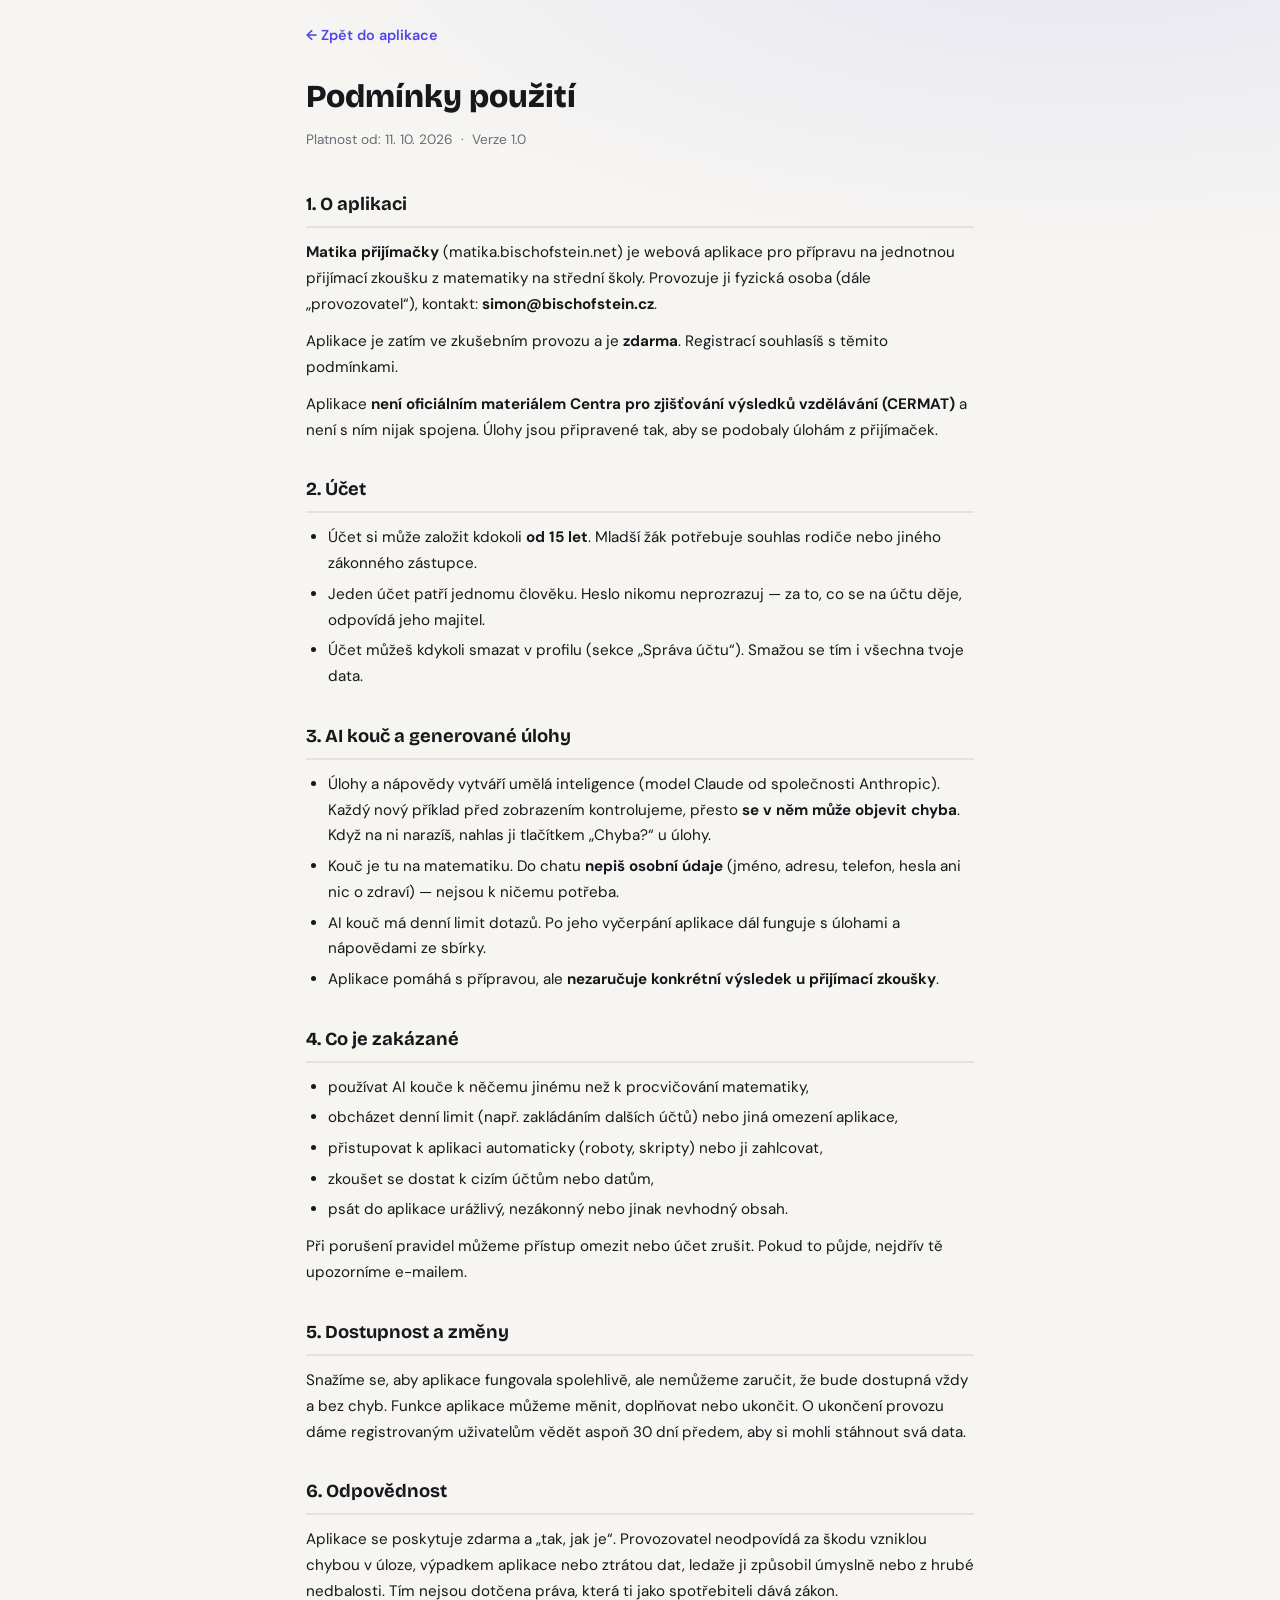
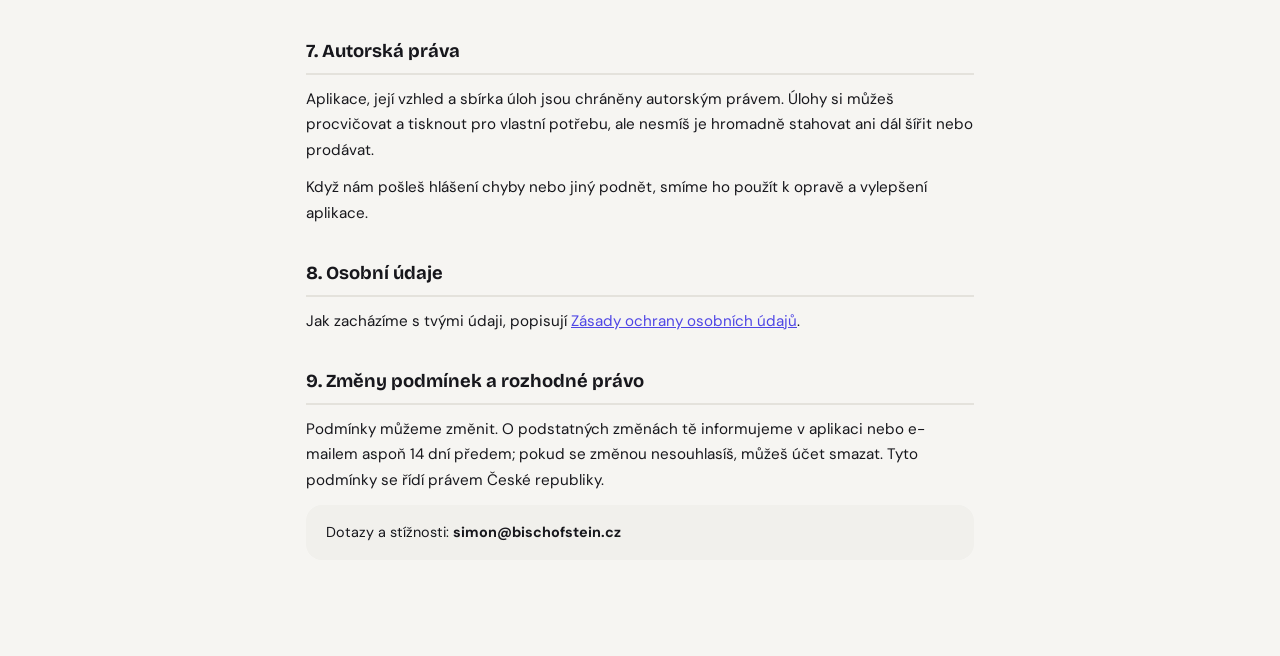
<file: matika/docs/podminky.html>
<!DOCTYPE html>
<html lang="cs">
<head>
  <meta charset="UTF-8">
  <meta name="viewport" content="width=device-width, initial-scale=1.0">
  <title>Podmínky použití — Matika přijímačky</title>
  <link rel="stylesheet" href="../css/style.css">
  <link rel="icon" href="data:image/svg+xml,<svg xmlns='http://www.w3.org/2000/svg' viewBox='0 0 100 100'><text y='.9em' font-size='90'>📐</text></svg>">
  <style>
    .privacy-container {
      max-width: 700px;
      margin: 0 auto;
      padding: 0 1rem 4rem;
    }
    .privacy-zpet {
      display: inline-flex;
      align-items: center;
      gap: .35rem;
      margin: 1.5rem 0;
      color: var(--color-primary);
      text-decoration: none;
      font-size: .9rem;
      font-weight: 600;
    }
    .privacy-zpet:hover { text-decoration: underline; }
    .privacy-nadpis {
      font-family: var(--font-head);
      font-size: 2rem;
      font-weight: 900;
      color: var(--color-text);
      margin: 0 0 .4rem;
    }
    .privacy-datum {
      font-size: .85rem;
      color: var(--color-text-muted);
      margin-bottom: 2.5rem;
    }
    .privacy-sekce {
      margin-bottom: 2rem;
    }
    .privacy-sekce h2 {
      font-family: var(--font-head);
      font-size: 1.15rem;
      font-weight: 700;
      color: var(--color-text);
      margin: 0 0 .75rem;
      padding-bottom: .4rem;
      border-bottom: 2px solid var(--color-border);
    }
    .privacy-sekce p, .privacy-sekce li {
      font-size: .95rem;
      color: var(--color-text);
      line-height: 1.7;
    }
    .privacy-sekce ul {
      padding-left: 1.4rem;
      margin: .5rem 0;
    }
    .privacy-sekce li { margin-bottom: .3rem; }
    .privacy-sekce p + p, .privacy-sekce p + .privacy-kontakt, .privacy-sekce ul + p { margin-top: .7rem; }
    .privacy-tabulka {
      width: 100%;
      border-collapse: collapse;
      font-size: .9rem;
      margin: .75rem 0;
    }
    .privacy-tabulka th, .privacy-tabulka td {
      text-align: left;
      padding: .55rem .75rem;
      border: 1px solid var(--color-border);
    }
    .privacy-tabulka th {
      background: var(--color-surface2);
      font-weight: 700;
      color: var(--color-text);
    }
    .privacy-tabulka td { color: var(--color-text); }
    .privacy-kontakt {
      background: var(--color-surface2);
      border-radius: var(--radius-md);
      padding: 1rem 1.25rem;
      font-size: .9rem;
    }
  </style>
</head>
<body>
  <div class="privacy-container">

    <a href="../index.html" class="privacy-zpet">← Zpět do aplikace</a>

    <h1 class="privacy-nadpis">Podmínky použití</h1>
    <p class="privacy-datum">Platnost od: 11. 10. 2026 &nbsp;·&nbsp; Verze 1.0</p>

    <div class="privacy-sekce">
      <h2>1. O aplikaci</h2>
      <p>
        <strong>Matika přijímačky</strong> (matika.bischofstein.net) je webová aplikace pro přípravu na jednotnou
        přijímací zkoušku z matematiky na střední školy. Provozuje ji fyzická osoba (dále „provozovatel“),
        kontakt: <strong>simon@bischofstein.cz</strong>.
      </p>
      <p>
        Aplikace je zatím ve zkušebním provozu a je <strong>zdarma</strong>. Registrací souhlasíš s těmito podmínkami.
      </p>
      <p>
        Aplikace <strong>není oficiálním materiálem Centra pro zjišťování výsledků vzdělávání (CERMAT)</strong>
        a není s ním nijak spojena. Úlohy jsou připravené tak, aby se podobaly úlohám z přijímaček.
      </p>
    </div>

    <div class="privacy-sekce">
      <h2>2. Účet</h2>
      <ul>
        <li>Účet si může založit kdokoli <strong>od 15 let</strong>. Mladší žák potřebuje souhlas rodiče nebo jiného zákonného zástupce.</li>
        <li>Jeden účet patří jednomu člověku. Heslo nikomu neprozrazuj — za to, co se na účtu děje, odpovídá jeho majitel.</li>
        <li>Účet můžeš kdykoli smazat v profilu (sekce „Správa účtu“). Smažou se tím i všechna tvoje data.</li>
      </ul>
    </div>

    <div class="privacy-sekce">
      <h2>3. AI kouč a generované úlohy</h2>
      <ul>
        <li>Úlohy a nápovědy vytváří umělá inteligence (model Claude od společnosti Anthropic). Každý nový příklad
          před zobrazením kontrolujeme, přesto <strong>se v něm může objevit chyba</strong>. Když na ni narazíš,
          nahlas ji tlačítkem „Chyba?“ u úlohy.</li>
        <li>Kouč je tu na matematiku. Do chatu <strong>nepiš osobní údaje</strong> (jméno, adresu, telefon, hesla
          ani nic o zdraví) — nejsou k ničemu potřeba.</li>
        <li>AI kouč má denní limit dotazů. Po jeho vyčerpání aplikace dál funguje s úlohami a nápovědami ze sbírky.</li>
        <li>Aplikace pomáhá s přípravou, ale <strong>nezaručuje konkrétní výsledek u přijímací zkoušky</strong>.</li>
      </ul>
    </div>

    <div class="privacy-sekce">
      <h2>4. Co je zakázané</h2>
      <ul>
        <li>používat AI kouče k něčemu jinému než k procvičování matematiky,</li>
        <li>obcházet denní limit (např. zakládáním dalších účtů) nebo jiná omezení aplikace,</li>
        <li>přistupovat k aplikaci automaticky (roboty, skripty) nebo ji zahlcovat,</li>
        <li>zkoušet se dostat k cizím účtům nebo datům,</li>
        <li>psát do aplikace urážlivý, nezákonný nebo jinak nevhodný obsah.</li>
      </ul>
      <p>Při porušení pravidel můžeme přístup omezit nebo účet zrušit. Pokud to půjde, nejdřív tě upozorníme e-mailem.</p>
    </div>

    <div class="privacy-sekce">
      <h2>5. Dostupnost a změny</h2>
      <p>
        Snažíme se, aby aplikace fungovala spolehlivě, ale nemůžeme zaručit, že bude dostupná vždy a bez chyb.
        Funkce aplikace můžeme měnit, doplňovat nebo ukončit. O ukončení provozu dáme registrovaným uživatelům
        vědět aspoň 30 dní předem, aby si mohli stáhnout svá data.
      </p>
    </div>

    <div class="privacy-sekce">
      <h2>6. Odpovědnost</h2>
      <p>
        Aplikace se poskytuje zdarma a „tak, jak je“. Provozovatel neodpovídá za škodu vzniklou chybou v úloze,
        výpadkem aplikace nebo ztrátou dat, ledaže ji způsobil úmyslně nebo z hrubé nedbalosti. Tím nejsou
        dotčena práva, která ti jako spotřebiteli dává zákon.
      </p>
    </div>

    <div class="privacy-sekce">
      <h2>7. Autorská práva</h2>
      <p>
        Aplikace, její vzhled a sbírka úloh jsou chráněny autorským právem. Úlohy si můžeš procvičovat
        a tisknout pro vlastní potřebu, ale nesmíš je hromadně stahovat ani dál šířit nebo prodávat.
      </p>
      <p>
        Když nám pošleš hlášení chyby nebo jiný podnět, smíme ho použít k opravě a vylepšení aplikace.
      </p>
    </div>

    <div class="privacy-sekce">
      <h2>8. Osobní údaje</h2>
      <p>
        Jak zacházíme s tvými údaji, popisují <a href="privacy.html" class="gdpr-link">Zásady ochrany osobních údajů</a>.
      </p>
    </div>

    <div class="privacy-sekce">
      <h2>9. Změny podmínek a rozhodné právo</h2>
      <p>
        Podmínky můžeme změnit. O podstatných změnách tě informujeme v aplikaci nebo e-mailem aspoň 14 dní
        předem; pokud se změnou nesouhlasíš, můžeš účet smazat. Tyto podmínky se řídí právem České republiky.
      </p>
      <div class="privacy-kontakt">
        Dotazy a stížnosti: <strong>simon@bischofstein.cz</strong>
      </div>
    </div>

  </div>
</body>
</html>
</file>
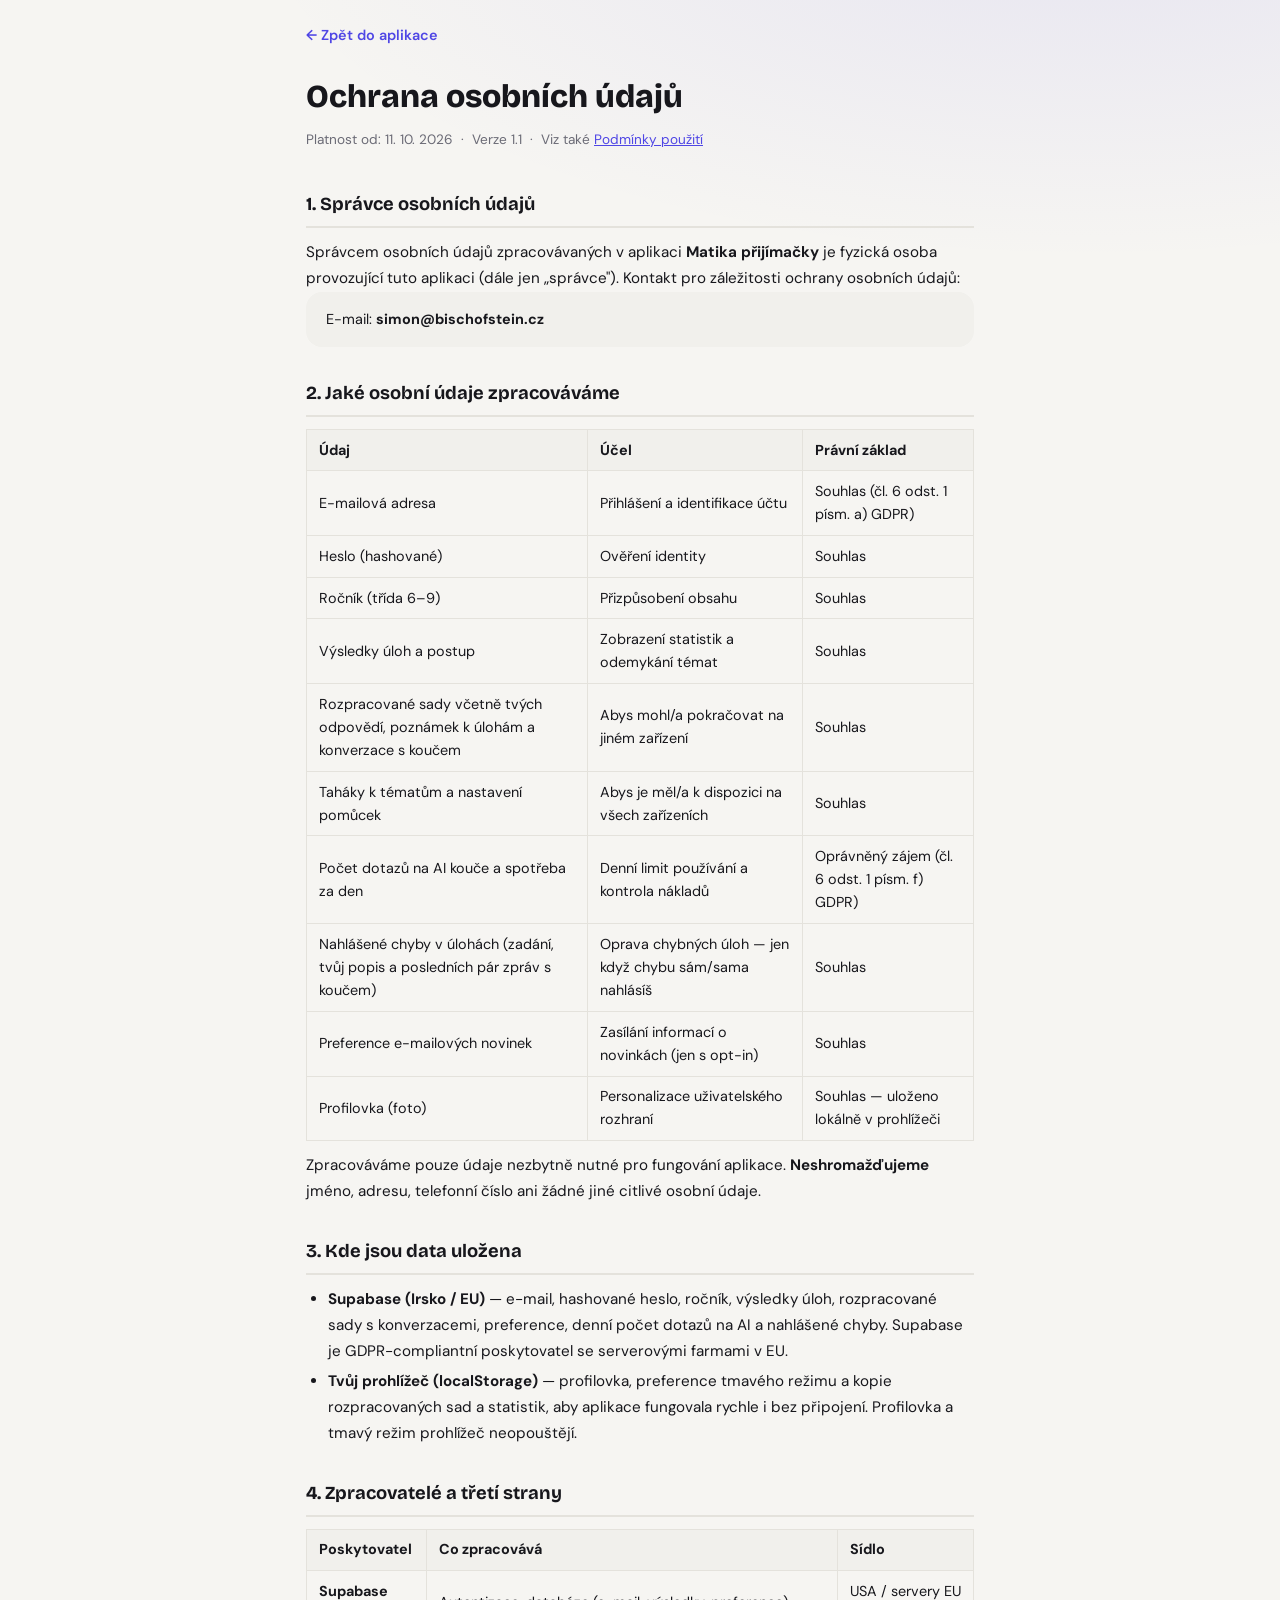
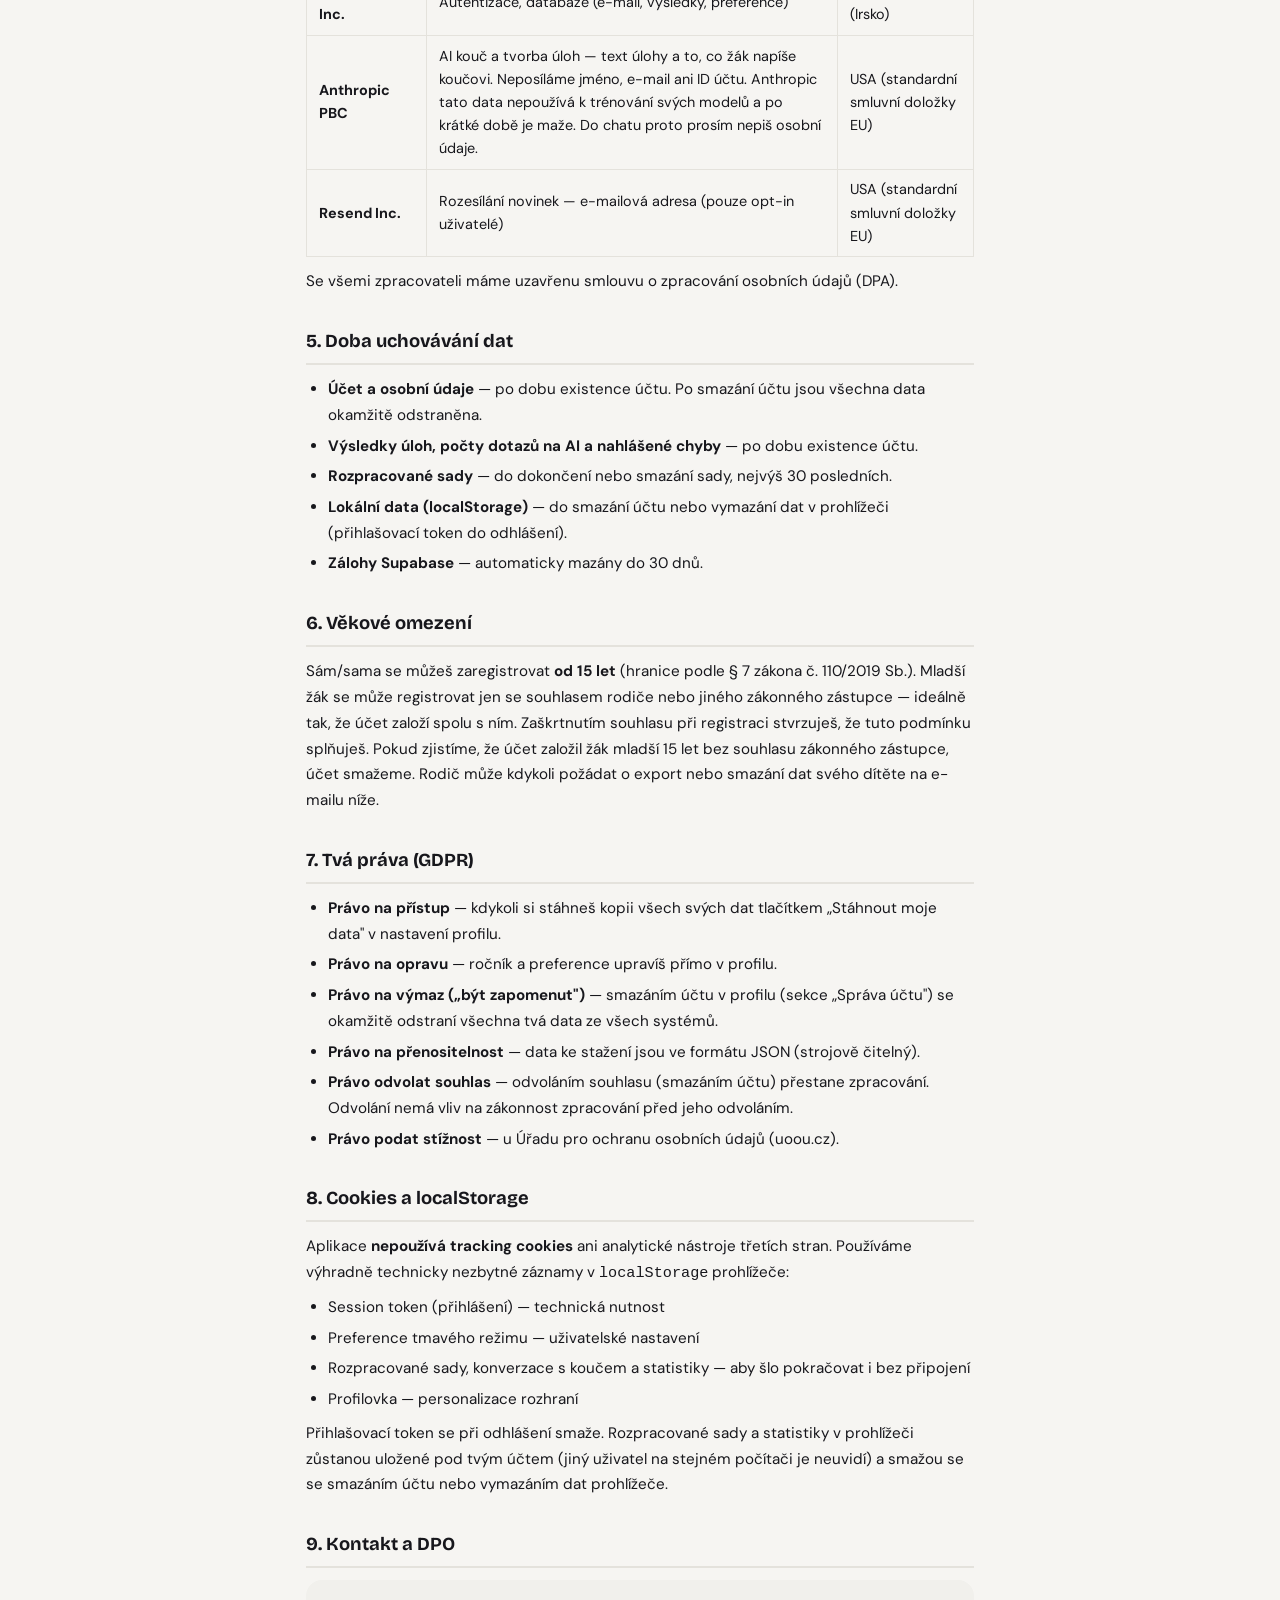
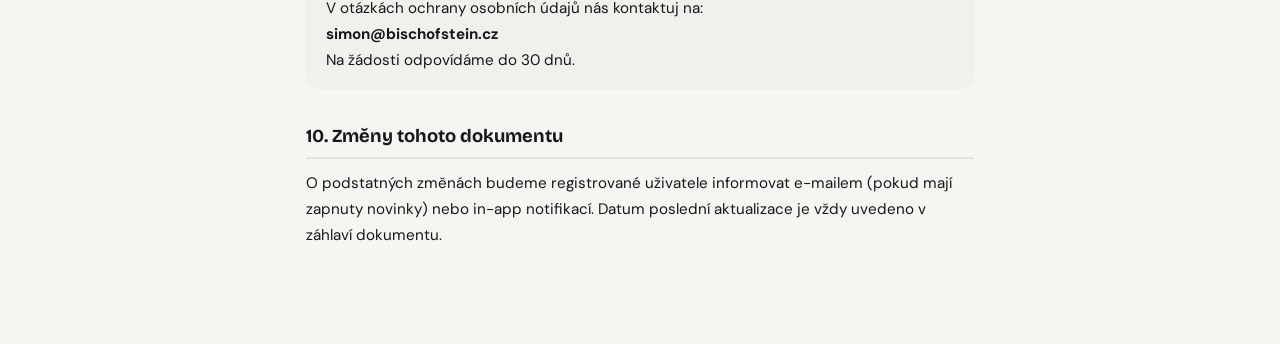
<file: matika/docs/privacy.html>
<!DOCTYPE html>
<html lang="cs">
<head>
  <meta charset="UTF-8">
  <meta name="viewport" content="width=device-width, initial-scale=1.0">
  <title>Ochrana osobních údajů — Matika přijímačky</title>
  <link rel="stylesheet" href="../css/style.css">
  <link rel="icon" href="data:image/svg+xml,<svg xmlns='http://www.w3.org/2000/svg' viewBox='0 0 100 100'><text y='.9em' font-size='90'>📐</text></svg>">
  <style>
    .privacy-container {
      max-width: 700px;
      margin: 0 auto;
      padding: 0 1rem 4rem;
    }
    .privacy-zpet {
      display: inline-flex;
      align-items: center;
      gap: .35rem;
      margin: 1.5rem 0;
      color: var(--color-primary);
      text-decoration: none;
      font-size: .9rem;
      font-weight: 600;
    }
    .privacy-zpet:hover { text-decoration: underline; }
    .privacy-nadpis {
      font-family: var(--font-head);
      font-size: 2rem;
      font-weight: 900;
      color: var(--color-text);
      margin: 0 0 .4rem;
    }
    .privacy-datum {
      font-size: .85rem;
      color: var(--color-text-muted);
      margin-bottom: 2.5rem;
    }
    .privacy-sekce {
      margin-bottom: 2rem;
    }
    .privacy-sekce h2 {
      font-family: var(--font-head);
      font-size: 1.15rem;
      font-weight: 700;
      color: var(--color-text);
      margin: 0 0 .75rem;
      padding-bottom: .4rem;
      border-bottom: 2px solid var(--color-border);
    }
    .privacy-sekce p, .privacy-sekce li {
      font-size: .95rem;
      color: var(--color-text);
      line-height: 1.7;
    }
    .privacy-sekce ul {
      padding-left: 1.4rem;
      margin: .5rem 0;
    }
    .privacy-sekce li { margin-bottom: .3rem; }
    .privacy-tabulka {
      width: 100%;
      border-collapse: collapse;
      font-size: .9rem;
      margin: .75rem 0;
    }
    .privacy-tabulka th, .privacy-tabulka td {
      text-align: left;
      padding: .55rem .75rem;
      border: 1px solid var(--color-border);
    }
    .privacy-tabulka th {
      background: var(--color-surface2);
      font-weight: 700;
      color: var(--color-text);
    }
    .privacy-tabulka td { color: var(--color-text); }
    .privacy-kontakt {
      background: var(--color-surface2);
      border-radius: var(--radius-md);
      padding: 1rem 1.25rem;
      font-size: .9rem;
    }
  </style>
</head>
<body>
  <div class="privacy-container">

    <a href="../index.html" class="privacy-zpet">← Zpět do aplikace</a>

    <h1 class="privacy-nadpis">Ochrana osobních údajů</h1>
    <p class="privacy-datum">Platnost od: 11. 10. 2026 &nbsp;·&nbsp; Verze 1.1 &nbsp;·&nbsp; Viz také <a href="podminky.html" class="gdpr-link">Podmínky použití</a></p>

    <div class="privacy-sekce">
      <h2>1. Správce osobních údajů</h2>
      <p>
        Správcem osobních údajů zpracovávaných v aplikaci <strong>Matika přijímačky</strong> je fyzická osoba
        provozující tuto aplikaci (dále jen „správce"). Kontakt pro záležitosti ochrany osobních údajů:
      </p>
      <div class="privacy-kontakt">
        E-mail: <strong>simon@bischofstein.cz</strong>
      </div>
    </div>

    <div class="privacy-sekce">
      <h2>2. Jaké osobní údaje zpracováváme</h2>
      <table class="privacy-tabulka">
        <thead>
          <tr><th>Údaj</th><th>Účel</th><th>Právní základ</th></tr>
        </thead>
        <tbody>
          <tr><td>E-mailová adresa</td><td>Přihlášení a identifikace účtu</td><td>Souhlas (čl. 6 odst. 1 písm. a) GDPR)</td></tr>
          <tr><td>Heslo (hashované)</td><td>Ověření identity</td><td>Souhlas</td></tr>
          <tr><td>Ročník (třída 6–9)</td><td>Přizpůsobení obsahu</td><td>Souhlas</td></tr>
          <tr><td>Výsledky úloh a postup</td><td>Zobrazení statistik a odemykání témat</td><td>Souhlas</td></tr>
          <tr><td>Rozpracované sady včetně tvých odpovědí, poznámek k úlohám a konverzace s koučem</td><td>Abys mohl/a pokračovat na jiném zařízení</td><td>Souhlas</td></tr>
          <tr><td>Taháky k tématům a nastavení pomůcek</td><td>Abys je měl/a k dispozici na všech zařízeních</td><td>Souhlas</td></tr>
          <tr><td>Počet dotazů na AI kouče a spotřeba za den</td><td>Denní limit používání a kontrola nákladů</td><td>Oprávněný zájem (čl. 6 odst. 1 písm. f) GDPR)</td></tr>
          <tr><td>Nahlášené chyby v úlohách (zadání, tvůj popis a posledních pár zpráv s koučem)</td><td>Oprava chybných úloh — jen když chybu sám/sama nahlásíš</td><td>Souhlas</td></tr>
          <tr><td>Preference e-mailových novinek</td><td>Zasílání informací o novinkách (jen s opt-in)</td><td>Souhlas</td></tr>
          <tr><td>Profilovka (foto)</td><td>Personalizace uživatelského rozhraní</td><td>Souhlas — uloženo lokálně v prohlížeči</td></tr>
        </tbody>
      </table>
      <p>
        Zpracováváme pouze údaje nezbytně nutné pro fungování aplikace. <strong>Neshromažďujeme</strong>
        jméno, adresu, telefonní číslo ani žádné jiné citlivé osobní údaje.
      </p>
    </div>

    <div class="privacy-sekce">
      <h2>3. Kde jsou data uložena</h2>
      <ul>
        <li><strong>Supabase (Irsko / EU)</strong> — e-mail, hashované heslo, ročník, výsledky úloh, rozpracované sady s konverzacemi, preference, denní počet dotazů na AI a nahlášené chyby.
          Supabase je GDPR-compliantní poskytovatel se serverovými farmami v EU.</li>
        <li><strong>Tvůj prohlížeč (localStorage)</strong> — profilovka, preference tmavého režimu a kopie
          rozpracovaných sad a statistik, aby aplikace fungovala rychle i bez připojení. Profilovka a tmavý režim
          prohlížeč neopouštějí.</li>
      </ul>
    </div>

    <div class="privacy-sekce">
      <h2>4. Zpracovatelé a třetí strany</h2>
      <table class="privacy-tabulka">
        <thead>
          <tr><th>Poskytovatel</th><th>Co zpracovává</th><th>Sídlo</th></tr>
        </thead>
        <tbody>
          <tr>
            <td><strong>Supabase Inc.</strong></td>
            <td>Autentizace, databáze (e-mail, výsledky, preference)</td>
            <td>USA / servery EU (Irsko)</td>
          </tr>
          <tr>
            <td><strong>Anthropic PBC</strong></td>
            <td>AI kouč a tvorba úloh — text úlohy a to, co žák napíše koučovi. Neposíláme jméno, e-mail ani
              ID účtu. Anthropic tato data nepoužívá k trénování svých modelů a po krátké době je maže.
              Do chatu proto prosím nepiš osobní údaje.</td>
            <td>USA (standardní smluvní doložky EU)</td>
          </tr>
          <tr>
            <td><strong>Resend Inc.</strong></td>
            <td>Rozesílání novinek — e-mailová adresa (pouze opt-in uživatelé)</td>
            <td>USA (standardní smluvní doložky EU)</td>
          </tr>
        </tbody>
      </table>
      <p>Se všemi zpracovateli máme uzavřenu smlouvu o zpracování osobních údajů (DPA).</p>
    </div>

    <div class="privacy-sekce">
      <h2>5. Doba uchovávání dat</h2>
      <ul>
        <li><strong>Účet a osobní údaje</strong> — po dobu existence účtu. Po smazání účtu jsou všechna data okamžitě odstraněna.</li>
        <li><strong>Výsledky úloh, počty dotazů na AI a nahlášené chyby</strong> — po dobu existence účtu.</li>
        <li><strong>Rozpracované sady</strong> — do dokončení nebo smazání sady, nejvýš 30 posledních.</li>
        <li><strong>Lokální data (localStorage)</strong> — do smazání účtu nebo vymazání dat v prohlížeči (přihlašovací token do odhlášení).</li>
        <li><strong>Zálohy Supabase</strong> — automaticky mazány do 30 dnů.</li>
      </ul>
    </div>

    <div class="privacy-sekce">
      <h2>6. Věkové omezení</h2>
      <p>
        Sám/sama se můžeš zaregistrovat <strong>od 15 let</strong> (hranice podle § 7 zákona č. 110/2019 Sb.).
        Mladší žák se může registrovat jen se souhlasem rodiče nebo jiného zákonného zástupce — ideálně tak,
        že účet založí spolu s ním. Zaškrtnutím souhlasu při registraci stvrzuješ, že tuto podmínku splňuješ.
        Pokud zjistíme, že účet založil žák mladší 15 let bez souhlasu zákonného zástupce, účet smažeme.
        Rodič může kdykoli požádat o export nebo smazání dat svého dítěte na e-mailu níže.
      </p>
    </div>

    <div class="privacy-sekce">
      <h2>7. Tvá práva (GDPR)</h2>
      <ul>
        <li><strong>Právo na přístup</strong> — kdykoli si stáhneš kopii všech svých dat tlačítkem „Stáhnout moje data" v nastavení profilu.</li>
        <li><strong>Právo na opravu</strong> — ročník a preference upravíš přímo v profilu.</li>
        <li><strong>Právo na výmaz („být zapomenut")</strong> — smazáním účtu v profilu (sekce „Správa účtu") se okamžitě odstraní všechna tvá data ze všech systémů.</li>
        <li><strong>Právo na přenositelnost</strong> — data ke stažení jsou ve formátu JSON (strojově čitelný).</li>
        <li><strong>Právo odvolat souhlas</strong> — odvoláním souhlasu (smazáním účtu) přestane zpracování. Odvolání nemá vliv na zákonnost zpracování před jeho odvoláním.</li>
        <li><strong>Právo podat stížnost</strong> — u Úřadu pro ochranu osobních údajů (uoou.cz).</li>
      </ul>
    </div>

    <div class="privacy-sekce">
      <h2>8. Cookies a localStorage</h2>
      <p>
        Aplikace <strong>nepoužívá tracking cookies</strong> ani analytické nástroje třetích stran.
        Používáme výhradně technicky nezbytné záznamy v <code>localStorage</code> prohlížeče:
      </p>
      <ul>
        <li>Session token (přihlášení) — technická nutnost</li>
        <li>Preference tmavého režimu — uživatelské nastavení</li>
        <li>Rozpracované sady, konverzace s koučem a statistiky — aby šlo pokračovat i bez připojení</li>
        <li>Profilovka — personalizace rozhraní</li>
      </ul>
      <p>
        Přihlašovací token se při odhlášení smaže. Rozpracované sady a statistiky v prohlížeči zůstanou
        uložené pod tvým účtem (jiný uživatel na stejném počítači je neuvidí) a smažou se se smazáním účtu
        nebo vymazáním dat prohlížeče.
      </p>
    </div>

    <div class="privacy-sekce">
      <h2>9. Kontakt a DPO</h2>
      <div class="privacy-kontakt">
        <p style="margin:0">
          V otázkách ochrany osobních údajů nás kontaktuj na:<br>
          <strong>simon@bischofstein.cz</strong><br>
          Na žádosti odpovídáme do 30 dnů.
        </p>
      </div>
    </div>

    <div class="privacy-sekce">
      <h2>10. Změny tohoto dokumentu</h2>
      <p>
        O podstatných změnách budeme registrované uživatele informovat e-mailem (pokud mají zapnuty novinky)
        nebo in-app notifikací. Datum poslední aktualizace je vždy uvedeno v záhlaví dokumentu.
      </p>
    </div>

  </div>
</body>
</html>
</file>
<file: matika/css/style.css>
/* ── Google Fonts ── */
@import url('https://fonts.googleapis.com/css2?family=Bricolage+Grotesque:opsz,wght@12..96,600;12..96,700;12..96,800&family=DM+Sans:opsz,wght@9..40,400;9..40,500;9..40,600;9..40,700&display=swap');

/* ── Design tokens (light mode) ── */
:root {
  --color-bg:        #f6f5f2;
  --color-surface:   #ffffff;
  --color-surface2:  #f1f0ec;
  --color-border:    #e4e2dc;
  --color-text:      #17171c;
  --color-text-muted:#6b6b76;
  --color-primary:   #4f46e5;
  --color-primary-h: #4338ca;
  --color-primary-soft: #eef0ff;
  --color-success:   #059669;
  --color-success-soft: #e8f7f1;
  --color-hint:      #b45309;
  --color-hint-soft: #fff6e5;
  --color-danger:    #dc2626;
  --color-danger-soft: #fdeeee;
  --color-mark:      #fde68a;
  --color-shadow:    rgba(23, 23, 28, .06);

  --shadow-sm: 0 1px 2px rgba(23, 23, 28, .05), 0 1px 3px rgba(23, 23, 28, .04);
  --shadow-md: 0 2px 4px rgba(23, 23, 28, .04), 0 8px 24px rgba(23, 23, 28, .07);
  --shadow-lg: 0 4px 8px rgba(23, 23, 28, .05), 0 20px 48px rgba(23, 23, 28, .12);

  --font-ui:   'DM Sans', system-ui, sans-serif;
  --font-head: 'Bricolage Grotesque', 'DM Sans', system-ui, sans-serif;

  --radius-sm: 10px;
  --radius-md: 16px;
  --radius-lg: 24px;
  --radius:    var(--radius-sm);

  --transition: .18s ease;
}

/* ── Dark mode ── */
[data-theme="dark"] {
  --color-bg:        #0e0f13;
  --color-surface:   #17181e;
  --color-surface2:  #20222a;
  --color-border:    #2c2e38;
  --color-text:      #ecebf2;
  --color-text-muted:#9a99a8;
  --color-primary:   #818cf8;
  --color-primary-h: #a5b4fc;
  --color-primary-soft: rgba(129, 140, 248, .14);
  --color-success:   #34d399;
  --color-success-soft: rgba(52, 211, 153, .12);
  --color-hint:      #fbbf24;
  --color-hint-soft: rgba(251, 191, 36, .1);
  --color-danger:    #f87171;
  --color-danger-soft: rgba(248, 113, 113, .12);
  --color-mark:      rgba(251, 191, 36, .35);
  --color-shadow:    rgba(0, 0, 0, .3);

  --shadow-sm: 0 1px 2px rgba(0, 0, 0, .3);
  --shadow-md: 0 2px 4px rgba(0, 0, 0, .25), 0 8px 24px rgba(0, 0, 0, .3);
  --shadow-lg: 0 4px 8px rgba(0, 0, 0, .3), 0 20px 48px rgba(0, 0, 0, .45);
}

/* ── Reset & base ── */
*, *::before, *::after { box-sizing: border-box; margin: 0; padding: 0; }

html { font-size: 16px; scroll-behavior: smooth; }

body {
  font-family: var(--font-ui);
  background:
    radial-gradient(1200px 500px at 85% -10%, color-mix(in srgb, var(--color-primary) 9%, transparent), transparent 70%),
    var(--color-bg);
  background-attachment: fixed;
  color: var(--color-text);
  min-height: 100dvh;
  line-height: 1.6;
  -webkit-font-smoothing: antialiased;
  transition: background var(--transition), color var(--transition);
}

a { color: var(--color-primary); text-decoration: none; }

:focus-visible { outline: 2px solid var(--color-primary); outline-offset: 2px; }

/* ── Utility ── */
.hidden { display: none !important; }

/* ── Layout ── */
.app-container {
  max-width: 860px;
  margin: 0 auto;
  padding: 0 1rem;
  width: 100%;
}

/* ── App header ── */
.app-header {
  background: color-mix(in srgb, var(--color-surface) 78%, transparent);
  backdrop-filter: saturate(160%) blur(14px);
  -webkit-backdrop-filter: saturate(160%) blur(14px);
  border-bottom: 1px solid color-mix(in srgb, var(--color-border) 70%, transparent);
  position: sticky;
  top: 0;
  z-index: 100;
}

.header-inner {
  display: flex;
  align-items: center;
  justify-content: space-between;
  padding: .7rem 1rem;
  max-width: 1160px;
  margin: 0 auto;
}

.app-logo {
  display: flex;
  align-items: center;
  gap: .55rem;
  font-family: var(--font-head);
  font-size: 1.2rem;
  font-weight: 800;
  color: var(--color-text);
  letter-spacing: -.02em;
}

.app-logo span:not(.app-logo-znak) { color: var(--color-text-muted); font-weight: 600; }

.app-logo-znak {
  display: inline-grid;
  place-items: center;
  width: 2rem;
  height: 2rem;
  border-radius: 10px;
  background: linear-gradient(135deg, var(--color-primary), #a855f7);
  color: #fff;
  font-size: 1.05rem;
  box-shadow: 0 4px 12px color-mix(in srgb, var(--color-primary) 35%, transparent);
}

.btn-icon {
  background: var(--color-surface);
  border: 1px solid var(--color-border);
  border-radius: var(--radius-sm);
  padding: .4rem .6rem;
  cursor: pointer;
  font-size: 1.1rem;
  color: var(--color-text);
  box-shadow: var(--shadow-sm);
  transition: background var(--transition), transform var(--transition);
}
.btn-icon:hover { background: var(--color-surface2); transform: translateY(-1px); }

/* ── Screens ── */
.screen { padding: 2rem 0 4rem; }

/* ── Home screen ── */
.screen-title {
  font-family: var(--font-head);
  font-size: 2.2rem;
  font-weight: 800;
  letter-spacing: -.03em;
  line-height: 1.15;
  margin-bottom: .5rem;
  color: var(--color-text);
}

.screen-subtitle {
  color: var(--color-text-muted);
  margin-bottom: 2rem;
  font-size: .98rem;
  max-width: 60ch;
}

/* ── Topic grid ── */
.temata-grid {
  display: grid;
  grid-template-columns: repeat(auto-fill, minmax(260px, 1fr));
  gap: 1rem;
}

.tema-karta {
  --tema-barva: var(--color-primary);
  position: relative;
  display: flex;
  gap: 1rem;
  align-items: flex-start;
  background: var(--color-surface);
  border: 1px solid var(--color-border);
  border-radius: var(--radius-md);
  padding: 1.15rem 1.2rem;
  cursor: pointer;
  box-shadow: var(--shadow-sm);
  transition: transform var(--transition), box-shadow var(--transition), border-color var(--transition);
}

.tema-karta:hover, .tema-karta:focus-visible {
  transform: translateY(-3px);
  box-shadow: var(--shadow-md);
  border-color: color-mix(in srgb, var(--tema-barva) 45%, var(--color-border));
  outline: none;
}

.tema-ikona {
  display: grid;
  place-items: center;
  flex-shrink: 0;
  width: 3rem;
  height: 3rem;
  border-radius: 14px;
  background: color-mix(in srgb, var(--tema-barva) 14%, var(--color-surface));
  color: var(--tema-barva);
  font-size: 1.45rem;
  font-weight: 800;
  line-height: 1;
}

.tema-telo { flex: 1; min-width: 0; }

.tema-nazev {
  font-family: var(--font-head);
  font-size: 1.12rem;
  font-weight: 700;
  letter-spacing: -.01em;
  margin-bottom: .25rem;
}

.tema-popis {
  font-size: .84rem;
  color: var(--color-text-muted);
  margin-bottom: .6rem;
  line-height: 1.45;
}

/* Mix — přes celou šířku, výraznější */
.tema-karta--mix {
  grid-column: 1 / -1;
  align-items: center;
  padding: 1.4rem 1.5rem;
  border-color: transparent;
  background:
    radial-gradient(600px 200px at 100% 0%, rgba(255,255,255,.18), transparent 60%),
    linear-gradient(120deg, #4f46e5 0%, #7c3aed 55%, #db2777 100%);
  color: #fff;
  box-shadow: 0 10px 30px color-mix(in srgb, #7c3aed 30%, transparent);
}
.tema-karta--mix:hover, .tema-karta--mix:focus-visible {
  border-color: transparent;
  box-shadow: 0 14px 36px color-mix(in srgb, #7c3aed 40%, transparent);
}
.tema-karta--mix .tema-ikona { background: rgba(255,255,255,.18); color: #fff; width: 3.5rem; height: 3.5rem; font-size: 1.8rem; }
.tema-karta--mix .tema-nazev { font-size: 1.35rem; color: #fff; }
.tema-karta--mix .tema-popis { color: rgba(255,255,255,.85); font-size: .92rem; margin-bottom: .5rem; }
.tema-karta--mix .cykly-text { color: rgba(255,255,255,.8); }
.tema-karta--mix .cyklus-puntik { background: rgba(255,255,255,.3); }
.tema-karta--mix .cyklus-puntik.hotovy { background: #fff; }
.tema-karta--mix.tema-karta--dnes-hotovo { opacity: .7; }

.tema-stitek {
  display: inline-block;
  font-size: .7rem;
  font-weight: 700;
  text-transform: uppercase;
  letter-spacing: .06em;
  padding: .15rem .55rem;
  border-radius: 999px;
  background: rgba(255,255,255,.2);
  margin-bottom: .35rem;
}

.tema-meta {
  display: flex;
  justify-content: space-between;
  font-size: .78rem;
  color: var(--color-text-muted);
  margin-bottom: .4rem;
}

.tema-procent { font-weight: 600; color: var(--color-primary); }

/* ── Progress bar ── */
.progress-bar {
  height: 8px;
  background: var(--color-surface2);
  border-radius: 999px;
  overflow: hidden;
}

.progress-fill {
  height: 100%;
  background: linear-gradient(90deg, var(--color-primary), #a855f7);
  border-radius: 999px;
  transition: width .4s ease;
}

/* ── Task screen ── */
.uloha-header {
  display: flex;
  align-items: center;
  gap: .75rem;
  margin-bottom: 1.25rem;
}

.btn-back {
  background: var(--color-surface);
  border: 1px solid var(--color-border);
  border-radius: var(--radius-sm);
  padding: .4rem .8rem;
  font-size: .85rem;
  font-weight: 500;
  color: var(--color-text-muted);
  cursor: pointer;
  font-family: var(--font-ui);
  box-shadow: var(--shadow-sm);
  transition: background var(--transition), color var(--transition);
}
.btn-back:hover { background: var(--color-surface2); color: var(--color-text); }

.uloha-tema-nazev {
  font-family: var(--font-head);
  font-size: 1.05rem;
  font-weight: 700;
  color: var(--color-text);
}

.uloha-progress-wrap {
  margin-bottom: 1.5rem;
}

.uloha-progress-meta {
  display: flex;
  justify-content: space-between;
  font-size: .78rem;
  color: var(--color-text-muted);
  margin-bottom: .3rem;
}

/* ── Dialog log ── */
.dialog-log {
  background: var(--color-surface);
  border: 1px solid var(--color-border);
  border-radius: var(--radius-md);
  padding: 1rem;
  min-height: 260px;
  max-height: 52vh;
  overflow-y: auto;
  margin-bottom: .85rem;
  display: flex;
  flex-direction: column;
  gap: .75rem;
  scroll-behavior: smooth;
  box-shadow: var(--shadow-sm);
}

/* ── Messages ── */
.msg {
  display: flex;
  gap: .6rem;
  align-items: flex-start;
  opacity: 0;
  transform: translateY(6px);
  transition: opacity .22s ease, transform .22s ease;
}

.msg.msg-visible {
  opacity: 1;
  transform: none;
}

.msg-ikona {
  display: grid;
  place-items: center;
  flex-shrink: 0;
  width: 2rem;
  height: 2rem;
  border-radius: 50%;
  background: var(--color-surface2);
  font-size: 1rem;
  line-height: 1;
}

.msg-obsah { flex: 1; min-width: 0; }

.msg-label {
  display: block;
  font-size: .68rem;
  font-weight: 700;
  text-transform: uppercase;
  letter-spacing: .06em;
  margin-bottom: .2rem;
  color: var(--color-text-muted);
}

.msg-text {
  font-size: .95rem;
  line-height: 1.6;
  white-space: pre-wrap;
  word-break: break-word;
}

.msg-text strong { font-weight: 700; color: var(--color-text); }

/* Bubliny */
.msg-hint .msg-obsah,
.msg-pokrok .msg-obsah,
.msg-uspech .msg-obsah,
.msg-reseni .msg-obsah {
  border-radius: 4px var(--radius-md) var(--radius-md) var(--radius-md);
  padding: .6rem .85rem;
  max-width: 92%;
}

.msg-hint .msg-obsah   { background: var(--color-hint-soft); }
.msg-hint .msg-ikona   { background: var(--color-hint-soft); }
.msg-hint .msg-label   { color: var(--color-hint); }

.msg-pokrok .msg-obsah { background: var(--color-success-soft); }
.msg-pokrok .msg-ikona { background: var(--color-success-soft); }
.msg-pokrok .msg-label { color: var(--color-success); }

.msg-uspech .msg-obsah { background: var(--color-success-soft); border: 1px solid color-mix(in srgb, var(--color-success) 35%, transparent); }
.msg-uspech .msg-ikona { background: var(--color-success-soft); }
.msg-uspech .msg-text  { font-weight: 600; }
.msg-uspech .msg-label { color: var(--color-success); }

.msg-reseni .msg-obsah { background: var(--color-danger-soft); }
.msg-reseni .msg-ikona { background: var(--color-danger-soft); }
.msg-reseni .msg-label { color: var(--color-danger); }

.msg-system .msg-text  { color: var(--color-text); font-weight: 500; }

.msg-student, .msg-volba { flex-direction: row-reverse; }
.msg-student .msg-obsah,
.msg-volba .msg-obsah {
  flex: 0 1 auto;
  background: var(--color-primary);
  color: #fff;
  border-radius: var(--radius-md) 4px var(--radius-md) var(--radius-md);
  padding: .55rem .85rem;
  max-width: 80%;
}
.msg-student .msg-label,
.msg-volba .msg-label { color: rgba(255,255,255,.75); }
.msg-student .msg-ikona,
.msg-volba .msg-ikona { background: var(--color-primary-soft); }
[data-theme="dark"] .msg-student .msg-obsah,
[data-theme="dark"] .msg-volba .msg-obsah { color: #0e0f13; }
[data-theme="dark"] .msg-student .msg-label,
[data-theme="dark"] .msg-volba .msg-label { color: rgba(14,15,19,.65); }

.msg-info .msg-text { font-size: .85rem; color: var(--color-text-muted); }

/* ── Input area ── */
.vstup-area {
  display: flex;
  flex-direction: column;
  gap: .5rem;
  background: var(--color-surface);
  border: 1.5px solid var(--color-border);
  border-radius: var(--radius-md);
  padding: .5rem;
  box-shadow: var(--shadow-sm);
  transition: border-color var(--transition), box-shadow var(--transition);
}

.vstup-area:focus-within {
  border-color: var(--color-primary);
  box-shadow: 0 0 0 4px color-mix(in srgb, var(--color-primary) 15%, transparent);
}

.vstup-pole {
  width: 100%;
  background: transparent;
  border: none;
  padding: .45rem .55rem;
  font-family: var(--font-ui);
  font-size: 1rem;
  color: var(--color-text);
  resize: none;
  min-height: 48px;
}

.vstup-pole:focus { outline: none; }

.vstup-pole:disabled {
  opacity: .55;
  cursor: not-allowed;
}

.vstup-akce {
  display: flex;
  justify-content: space-between;
  align-items: center;
  gap: .5rem;
}

.btn-napoveda {
  background: var(--color-hint-soft);
  color: var(--color-hint);
  border: 1px solid color-mix(in srgb, var(--color-hint) 25%, transparent);
  border-radius: var(--radius-sm);
  padding: .5rem .9rem;
  font-family: var(--font-ui);
  font-size: .88rem;
  font-weight: 600;
  cursor: pointer;
  transition: background var(--transition), transform var(--transition);
}
.btn-napoveda:hover:not(:disabled) { background: color-mix(in srgb, var(--color-hint) 16%, var(--color-surface)); transform: translateY(-1px); }
.btn-napoveda:disabled { opacity: .45; cursor: not-allowed; }

.vstup-tip {
  font-size: .78rem;
  color: var(--color-text-muted);
  margin: .5rem .25rem 0;
}

.vstup-pole.shake {
  animation: shake .35s ease;
}

@keyframes shake {
  0%,100% { transform: translateX(0); }
  20%      { transform: translateX(-6px); }
  60%      { transform: translateX(6px); }
}

/* ── Buttons ── */
.btn-primary {
  background: var(--color-primary);
  color: #fff;
  border: none;
  border-radius: var(--radius-sm);
  padding: .65rem 1.25rem;
  font-family: var(--font-ui);
  font-size: .94rem;
  font-weight: 600;
  cursor: pointer;
  box-shadow: 0 1px 2px rgba(0,0,0,.1), 0 4px 12px color-mix(in srgb, var(--color-primary) 28%, transparent);
  transition: background var(--transition), transform var(--transition), box-shadow var(--transition);
  white-space: nowrap;
}
.btn-primary:hover:not(:disabled) { background: var(--color-primary-h); transform: translateY(-1px); }
.btn-primary:disabled { opacity: .5; cursor: not-allowed; transform: none; box-shadow: none; }
[data-theme="dark"] .btn-primary { color: #0e0f13; }

.btn-secondary {
  background: var(--color-surface);
  color: var(--color-text);
  border: 1.5px solid var(--color-border);
  border-radius: var(--radius-sm);
  padding: .6rem 1.1rem;
  font-family: var(--font-ui);
  font-size: .9rem;
  font-weight: 500;
  cursor: pointer;
  transition: background var(--transition);
}
.btn-secondary:hover { background: var(--color-surface2); }

.btn-dalsi {
  margin-top: .85rem;
  width: 100%;
  padding: .85rem;
  font-size: 1rem;
  border-radius: var(--radius-md);
}

/* ── Results screen ── */
.vysledky-hero {
  text-align: center;
  padding: 2rem 1rem;
  background: var(--color-surface);
  border: 1px solid var(--color-border);
  border-radius: var(--radius-lg);
  margin-bottom: 1.5rem;
}

.vysledky-procent {
  font-family: var(--font-head);
  font-size: 4rem;
  font-weight: 700;
  color: var(--color-primary);
  line-height: 1;
  margin-bottom: .5rem;
}

.vysledky-popis {
  color: var(--color-text-muted);
  font-size: 1rem;
  margin-bottom: 1rem;
}

.vysledky-spravne {
  font-size: 1.1rem;
  font-weight: 600;
  color: var(--color-text);
}

.vysledky-breakdown {
  background: var(--color-surface);
  border: 1px solid var(--color-border);
  border-radius: var(--radius-md);
  padding: 1rem 1.25rem;
  margin-bottom: 1.5rem;
  font-size: .9rem;
  color: var(--color-text-muted);
}

.vysledky-akce {
  display: flex;
  gap: .75rem;
  flex-wrap: wrap;
}

.vysledky-akce .btn-primary,
.vysledky-akce .btn-secondary {
  flex: 1;
  min-width: 140px;
  text-align: center;
}

/* ── Header akce ── */
.header-akce {
  display: flex;
  gap: .4rem;
  align-items: center;
}

/* ── User dropdown ── */
.user-dropdown-wrap {
  position: relative;
}

.btn-avatar {
  display: flex;
  align-items: center;
  gap: .35rem;
  background: var(--color-surface2);
  border: 1px solid var(--color-border);
  border-radius: var(--radius);
  padding: .3rem .55rem;
  cursor: pointer;
  color: var(--color-text);
  transition: background .15s;
}
.btn-avatar:hover { background: var(--color-border); }

.avatar-inicialy {
  width: 1.55rem;
  height: 1.55rem;
  border-radius: 50%;
  background: var(--color-primary);
  color: #fff;
  display: flex;
  align-items: center;
  justify-content: center;
  font-size: .72rem;
  font-weight: 700;
  overflow: hidden;
}

.avatar-chevron {
  font-size: .7rem;
  color: var(--color-text-muted);
}

.user-dropdown {
  position: absolute;
  right: 0;
  top: calc(100% + .4rem);
  min-width: 200px;
  background: var(--color-surface);
  border: 1px solid var(--color-border);
  border-radius: var(--radius);
  box-shadow: 0 4px 16px rgba(0,0,0,.12);
  z-index: 200;
  padding: .4rem 0;
}

.dropdown-email {
  padding: .45rem 1rem;
  font-size: .82rem;
  color: var(--color-text-muted);
  word-break: break-all;
}

.dropdown-divider {
  height: 1px;
  background: var(--color-border);
  margin: .3rem 0;
}

.dropdown-label {
  padding: .3rem 1rem .1rem;
  font-size: .72rem;
  font-weight: 600;
  color: var(--color-text-muted);
  text-transform: uppercase;
  letter-spacing: .05em;
}

.dropdown-tridy { padding: .1rem 0; }

.dropdown-trida-item {
  display: flex;
  align-items: center;
  justify-content: space-between;
  padding: .38rem 1rem;
  font-size: .88rem;
  cursor: pointer;
  color: var(--color-text);
  transition: background .1s;
}
.dropdown-trida-item:hover { background: var(--color-surface2); }
.dropdown-trida-item.aktivni { color: var(--color-primary); font-weight: 600; }

.dropdown-odhlasit {
  width: 100%;
  text-align: left;
  padding: .38rem 1rem;
  font-size: .88rem;
  color: var(--color-danger);
  background: none;
  border: none;
  cursor: pointer;
  transition: background .1s;
}
.dropdown-odhlasit:hover { background: var(--color-surface2); }

.dropdown-checkbox-label {
  display: flex;
  align-items: center;
  gap: .5rem;
  padding: .38rem 1rem;
  font-size: .85rem;
  color: var(--color-text-muted);
  cursor: pointer;
  user-select: none;
  transition: background .1s;
}
.dropdown-checkbox-label:hover { background: var(--color-surface2); }
.dropdown-checkbox-label input[type="checkbox"] { accent-color: var(--color-primary); cursor: pointer; }

/* ── Profil ── */
.profil-karta {
  background: var(--color-surface);
  border: 1px solid var(--color-border);
  border-radius: var(--radius-lg);
  box-shadow: 0 2px 12px var(--color-shadow);
  max-width: 560px;
  margin: 1.5rem auto 0;
  padding: 2rem;
  display: flex;
  flex-direction: column;
  gap: 2rem;
}

.profil-avatar-sekce {
  display: flex;
  flex-direction: column;
  align-items: center;
  gap: .6rem;
  padding-bottom: 1.5rem;
  border-bottom: 1px solid var(--color-border);
}

.profil-avatar-wrap {
  position: relative;
  width: 5rem;
  height: 5rem;
}

.profil-avatar {
  width: 5rem;
  height: 5rem;
  border-radius: 50%;
  background: var(--color-primary);
  color: #fff;
  font-size: 2rem;
  font-weight: 700;
  display: flex;
  align-items: center;
  justify-content: center;
  overflow: hidden;
}

.btn-avatar-zmenit {
  position: absolute;
  bottom: 0;
  right: 0;
  width: 1.75rem;
  height: 1.75rem;
  border-radius: 50%;
  border: 2px solid var(--color-surface);
  background: var(--color-surface2);
  font-size: .85rem;
  line-height: 1;
  cursor: pointer;
  display: flex;
  align-items: center;
  justify-content: center;
  transition: background var(--transition), transform var(--transition);
}

.btn-avatar-zmenit:hover { background: var(--color-border); transform: scale(1.1); }

.profil-avatar-hint {
  font-size: .78rem;
  color: var(--color-text-muted);
  margin: 0;
}

.profil-email-text {
  font-size: .9rem;
  color: var(--color-text-muted);
}

.profil-sekce { display: flex; flex-direction: column; gap: .75rem; }

.profil-sekce-nadpis {
  font-family: var(--font-head);
  font-size: 1rem;
  font-weight: 700;
  color: var(--color-text);
}

.profil-sekce-popis {
  font-size: .85rem;
  color: var(--color-text-muted);
  margin-top: -.4rem;
}

.profil-tridy {
  display: grid;
  grid-template-columns: repeat(4, 1fr);
  gap: .75rem;
}

.profil-trida-karta {
  display: flex;
  flex-direction: column;
  align-items: center;
  gap: .2rem;
  padding: .9rem .5rem;
  border: 2px solid var(--color-border);
  border-radius: var(--radius-md);
  background: var(--color-surface);
  cursor: pointer;
  transition: border-color var(--transition), background var(--transition), transform var(--transition);
}

.profil-trida-karta:hover {
  border-color: var(--color-primary);
  transform: translateY(-2px);
}

.profil-trida-karta.aktivni {
  border-color: var(--color-primary);
  background: color-mix(in srgb, var(--color-primary) 10%, var(--color-surface));
}

.profil-trida-cislo {
  font-family: var(--font-head);
  font-size: 1.6rem;
  font-weight: 700;
  color: var(--color-primary);
  line-height: 1;
}

.profil-trida-text {
  font-size: .75rem;
  color: var(--color-text-muted);
}

.profil-checkbox-label {
  display: flex;
  align-items: flex-start;
  gap: .75rem;
  padding: .9rem 1rem;
  border: 1px solid var(--color-border);
  border-radius: var(--radius-md);
  cursor: pointer;
  transition: background var(--transition), border-color var(--transition);
}

.profil-checkbox-label:hover { background: var(--color-surface2); }

.profil-checkbox-label input[type="checkbox"] {
  margin-top: .15rem;
  width: 1.1rem;
  height: 1.1rem;
  accent-color: var(--color-primary);
  cursor: pointer;
  flex-shrink: 0;
}

.profil-checkbox-text { display: flex; flex-direction: column; gap: .15rem; }

.profil-checkbox-nazev { font-size: .92rem; font-weight: 600; color: var(--color-text); }

.profil-checkbox-popis { font-size: .8rem; color: var(--color-text-muted); }

.profil-akce { display: flex; justify-content: flex-end; }

/* ── GDPR sekce v profilu ── */
.profil-gdpr-sekce {
  border-top: 2px solid var(--color-border);
  padding-top: 1.5rem;
}

.profil-gdpr-akce {
  display: flex;
  gap: .75rem;
  flex-wrap: wrap;
}

.btn-danger {
  padding: .55rem 1.1rem;
  border-radius: var(--radius-md);
  border: 1px solid var(--color-danger);
  background: transparent;
  color: var(--color-danger);
  font-size: .9rem;
  font-weight: 600;
  cursor: pointer;
  transition: background var(--transition), color var(--transition);
}

.btn-danger:hover {
  background: var(--color-danger);
  color: #fff;
}

.btn-danger:disabled { opacity: .5; cursor: not-allowed; }

/* ── GDPR consent checkbox na registraci ── */
.gdpr-souhlas-label {
  display: flex;
  align-items: flex-start;
  gap: .6rem;
  font-size: .85rem;
  color: var(--color-text-muted);
  line-height: 1.5;
  margin-bottom: .25rem;
  cursor: pointer;
}

.gdpr-souhlas-label input[type="checkbox"] {
  margin-top: .15rem;
  width: 1rem;
  height: 1rem;
  accent-color: var(--color-primary);
  flex-shrink: 0;
  cursor: pointer;
}

.gdpr-link {
  color: var(--color-primary);
  text-decoration: underline;
}

.gdpr-link:hover { opacity: .8; }

.profil-zprava {
  font-size: .88rem;
  font-weight: 500;
  padding: .5rem .75rem;
  border-radius: var(--radius-sm);
  text-align: center;
}

.profil-zprava--ok    { color: var(--color-success); background: color-mix(in srgb, var(--color-success) 10%, transparent); }
.profil-zprava--chyba { color: var(--color-danger);  background: color-mix(in srgb, var(--color-danger)  10%, transparent); }

/* ── Avatar crop modal ── */
.avatar-crop-karta {
  background: var(--color-surface);
  border-radius: var(--radius-lg);
  padding: 1.5rem;
  width: 340px;
  max-width: 95vw;
  display: flex;
  flex-direction: column;
  gap: 1.1rem;
  box-shadow: 0 8px 40px rgba(0,0,0,.3);
}

.avatar-crop-nadpis {
  font-family: var(--font-head);
  font-size: 1.1rem;
  font-weight: 700;
  text-align: center;
  color: var(--color-text);
  margin: 0;
}

.avatar-crop-hint {
  font-size: .82rem;
  color: var(--color-text-muted);
  text-align: center;
  margin: -.4rem 0 0;
}

.avatar-crop-okno {
  width: 280px;
  height: 280px;
  position: relative;
  overflow: hidden;
  cursor: grab;
  user-select: none;
  touch-action: none;
  margin: 0 auto;
  background: #111;
  border-radius: var(--radius-md);
}

.avatar-crop-okno:active { cursor: grabbing; }

.avatar-crop-img {
  position: absolute;
  max-width: none;
  pointer-events: none;
  user-select: none;
}

.avatar-crop-overlay {
  position: absolute;
  inset: 0;
  pointer-events: none;
  background: radial-gradient(
    circle 138px at 50% 50%,
    transparent 0,
    transparent 137px,
    rgba(0,0,0,.6) 138px
  );
}

.avatar-crop-overlay::after {
  content: '';
  position: absolute;
  inset: 0;
  background: radial-gradient(
    circle 140px at 50% 50%,
    transparent 135px,
    rgba(255,255,255,.75) 136px,
    rgba(255,255,255,.75) 139px,
    transparent 140px
  );
}

.avatar-crop-zoom-row {
  display: flex;
  align-items: center;
  gap: .75rem;
}

.avatar-crop-zoom-slider {
  flex: 1;
  accent-color: var(--color-primary);
  cursor: pointer;
}

.avatar-crop-zoom-ico { font-size: .95rem; line-height: 1; }

.avatar-crop-akce {
  display: flex;
  gap: .75rem;
  justify-content: flex-end;
}

.dropdown-profil-btn {
  width: 100%;
  text-align: left;
  padding: .5rem 1rem;
  font-size: .88rem;
  color: var(--color-text);
  background: none;
  border: none;
  cursor: pointer;
  transition: background .1s;
}
.dropdown-profil-btn:hover { background: var(--color-surface2); }

@media (max-width: 480px) {
  .profil-tridy { grid-template-columns: repeat(2, 1fr); }
  .profil-karta { padding: 1.25rem; }
}

/* ── Home header ── */
.home-header {
  display: flex;
  align-items: flex-start;
  justify-content: space-between;
  gap: 1rem;
  margin-bottom: 1.5rem;
  flex-wrap: wrap;
}
.home-header .screen-subtitle { margin-bottom: 0; }

/* ── AI status badge ── */
.ai-stav {
  font-size: .78rem;
  font-weight: 600;
  padding: .35rem .75rem;
  border-radius: 999px;
  white-space: nowrap;
  flex-shrink: 0;
  margin-top: .25rem;
}
.ai-on  { background: var(--color-success-soft); color: var(--color-success); border: 1px solid color-mix(in srgb, var(--color-success) 30%, transparent); }
.ai-off { background: var(--color-surface2); color: var(--color-text-muted); border: 1px solid var(--color-border); }
[data-theme="dark"] .ai-on { background: #14532d; color: #4ade80; border-color: #166534; }

/* ── API klíč obrazovka ── */
.apikey-container {
  display: flex;
  justify-content: center;
  padding-top: 3rem;
}

.apikey-card {
  background: var(--color-surface);
  border: 1px solid var(--color-border);
  border-radius: var(--radius-lg);
  padding: 2rem;
  width: 100%;
  max-width: 480px;
  box-shadow: 0 4px 24px var(--color-shadow);
}

.apikey-ikona {
  font-size: 2.5rem;
  margin-bottom: .75rem;
  line-height: 1;
}

.apikey-card .screen-title   { margin-bottom: .4rem; }
.apikey-card .screen-subtitle { margin-bottom: 1.5rem; font-size: .88rem; }

.apikey-label {
  display: block;
  font-size: .82rem;
  font-weight: 600;
  margin-bottom: .35rem;
  color: var(--color-text-muted);
  text-transform: uppercase;
  letter-spacing: .04em;
}

.apikey-input {
  width: 100%;
  background: var(--color-bg);
  border: 1.5px solid var(--color-border);
  border-radius: var(--radius-sm);
  padding: .65rem .9rem;
  font-family: var(--font-ui);
  font-size: .95rem;
  color: var(--color-text);
  transition: border-color var(--transition), box-shadow var(--transition);
  margin-bottom: .5rem;
}
.apikey-input:focus {
  outline: none;
  border-color: var(--color-primary);
  box-shadow: 0 0 0 3px rgba(37,99,235,.15);
}

.apikey-bezpecnost {
  font-size: .78rem;
  color: var(--color-text-muted);
  margin-bottom: .75rem;
  line-height: 1.5;
}

.apikey-chyba {
  font-size: .82rem;
  color: var(--color-danger);
  margin-bottom: .75rem;
}

.apikey-akce {
  display: flex;
  flex-direction: column;
  gap: .5rem;
  margin-bottom: 1rem;
}
.apikey-akce .btn-primary,
.apikey-akce .btn-secondary { width: 100%; text-align: center; }

.apikey-footer { text-align: center; }

.btn-link {
  background: none;
  border: none;
  color: var(--color-text-muted);
  font-size: .8rem;
  cursor: pointer;
  font-family: var(--font-ui);
  text-decoration: underline;
  padding: 0;
}
.btn-link:hover { color: var(--color-danger); }

/* ── Loading indikátor (3 tečky) ── */
.msg-loading .msg-text { display: none; }

.loading-dots {
  display: flex;
  gap: 5px;
  align-items: center;
  padding: .1rem 0;
}
.loading-dots span {
  width: 7px;
  height: 7px;
  border-radius: 50%;
  background: var(--color-hint);
  animation: blink 1.2s infinite ease-in-out both;
}
.loading-dots span:nth-child(1) { animation-delay: 0s; }
.loading-dots span:nth-child(2) { animation-delay: .2s; }
.loading-dots span:nth-child(3) { animation-delay: .4s; }

@keyframes blink {
  0%, 80%, 100% { opacity: .2; transform: scale(.8); }
  40%           { opacity: 1;  transform: scale(1); }
}

/* ── API error zpráva ── */
.msg-apierror .msg-text  { color: var(--color-danger); font-size: .82rem; }
.msg-apierror .msg-label { color: var(--color-danger); }

/* ── Scrollbar (webkit) ── */
.dialog-log::-webkit-scrollbar { width: 6px; }
.dialog-log::-webkit-scrollbar-track { background: transparent; }
.dialog-log::-webkit-scrollbar-thumb { background: var(--color-border); border-radius: 999px; }

/* ══════════════════════════════════════════════════════════════
   NOVÉ KOMPONENTY (produkční rozšíření)
══════════════════════════════════════════════════════════════ */

/* ── Auth tabs (přihlášení / registrace) ── */
.auth-tabs {
  display: flex;
  gap: .5rem;
  margin-bottom: 1.5rem;
}

.auth-tab {
  flex: 1;
  padding: .55rem;
  border: 1.5px solid var(--color-border);
  border-radius: var(--radius-sm);
  background: var(--color-bg);
  cursor: pointer;
  font-family: var(--font-ui);
  font-size: .85rem;
  font-weight: 500;
  color: var(--color-text-muted);
  transition: background var(--transition), color var(--transition), border-color var(--transition);
}

.auth-tab.auth-tab-active {
  background: var(--color-primary);
  color: #fff;
  border-color: var(--color-primary);
}

.auth-tab:hover:not(.auth-tab-active) {
  background: var(--color-surface2);
  color: var(--color-text);
}

/* Checkbox "Zůstat přihlášen" */
.auth-zapamatovat {
  display: flex;
  align-items: center;
  gap: .45rem;
  font-size: .88rem;
  color: var(--color-text-muted);
  cursor: pointer;
  margin-bottom: .25rem;
  user-select: none;
}
.auth-zapamatovat input[type="checkbox"] {
  width: 1rem;
  height: 1rem;
  cursor: pointer;
  accent-color: var(--color-primary);
}

/* Select ve stylu apikey-input */
select.apikey-input {
  appearance: auto;
  cursor: pointer;
}

/* ── Dvoupanelové rozvržení úlohy ── */
.app-container--wide {
  max-width: 1160px;
  margin: 0 auto;
  padding: 0 1rem;
}

.uloha-dual-panel {
  display: grid;
  grid-template-columns: minmax(0, 1.45fr) minmax(0, 1fr);
  gap: 1.25rem;
  align-items: start;
}

.uloha-panel { min-width: 0; }

/* Pravý panel — plán + vzorový postup */
.uloha-panel--vypocet {
  background: var(--color-surface);
  border: 1px solid var(--color-border);
  border-radius: var(--radius-md);
  padding: 1.1rem;
  position: sticky;
  top: calc(60px + 1rem); /* výška app-header + mezera */
  max-height: calc(100dvh - 90px);
  overflow-y: auto;
  display: flex;
  flex-direction: column;
  box-shadow: var(--shadow-sm);
}

.vypocet-header {
  display: flex;
  justify-content: space-between;
  align-items: center;
  margin-bottom: .75rem;
}

.vypocet-header--postup {
  margin-top: 1.1rem;
  padding-top: 1rem;
  border-top: 1px dashed var(--color-border);
}

.vypocet-nadpis {
  font-size: .74rem;
  font-weight: 700;
  color: var(--color-text-muted);
  text-transform: uppercase;
  letter-spacing: .06em;
}

.vypocet-log {
  display: flex;
  flex-direction: column;
  gap: .45rem;
  flex: 1;
  padding-bottom: .25rem;
}

/* Krok výpočtu */
.vypocet-krok {
  padding: .45rem .7rem;
  border-radius: var(--radius-sm);
  font-size: .88rem;
  border-left: 3px solid var(--color-border);
  background: var(--color-surface2);
  color: var(--color-text-muted);
  word-break: break-word;
  line-height: 1.5;
}

.vypocet-krok--spravne {
  background: #f0fdf4;
  border-left-color: var(--color-success);
  color: #15803d;
}

.vypocet-krok--spatne {
  background: #fef2f2;
  border-left-color: var(--color-danger);
  color: var(--color-danger);
}

.vypocet-krok--napoveda {
  background: #fff7ed;
  border-left-color: #f97316;
  color: #c2410c;
}

.vypocet-krok--vysledek {
  background: var(--color-success-soft);
  border-left-color: var(--color-success);
  color: var(--color-success);
  font-weight: 700;
}

[data-theme="dark"] .vypocet-krok--spravne {
  background: rgba(20, 83, 45, .25);
  color: #4ade80;
}

[data-theme="dark"] .vypocet-krok--spatne {
  background: rgba(127, 29, 29, .25);
  color: #f87171;
}

[data-theme="dark"] .vypocet-krok--napoveda {
  background: rgba(124, 45, 18, .25);
  color: #fb923c;
}

[data-theme="dark"] .vypocet-krok--vysledek {
  background: rgba(20, 83, 45, .25);
  color: #4ade80;
  font-weight: 700;
}

/* Krok výpočtu — neutrální (postup při řešení) */
.vypocet-krok--krok {
  border-left-color: var(--color-primary);
  background: var(--color-surface2);
  color: var(--color-text);
}

[data-theme="dark"] .vypocet-krok--krok {
  background: rgba(37, 99, 235, .12);
  color: var(--color-text);
}

/* Popis kroku (česky, nad LaTeX výrazem) */
.krok-popis {
  font-size: .78rem;
  color: var(--color-text-muted);
  margin-bottom: .3rem;
  line-height: 1.4;
}

/* Wrapper pro LaTeX výraz v kroku */
.krok-latex {
  font-size: .92rem;
  overflow-x: auto;
}

/* Textová nápověda (kroky[] fallback — bez LaTeX) */
.vypocet-krok--text {
  font-size: .82rem;
  font-style: italic;
  line-height: 1.5;
  white-space: normal;
}

/* Placeholder před dokončením příkladu */
.vypocet-placeholder {
  font-size: .82rem;
  color: var(--color-text-muted);
  text-align: center;
  padding: 1rem .5rem;
  line-height: 1.5;
  border-radius: var(--radius-sm);
  background: var(--color-surface2);
}

/* KaTeX scrollbar ve výpočetním panelu */
.uloha-panel--vypocet::-webkit-scrollbar { width: 5px; }
.uloha-panel--vypocet::-webkit-scrollbar-track { background: transparent; }
.uloha-panel--vypocet::-webkit-scrollbar-thumb { background: var(--color-border); border-radius: 999px; }

/* ── Zamčené téma ── */
.tema-karta--zamcena {
  opacity: .5;
  cursor: not-allowed;
  position: relative;
}

.tema-karta--zamcena:hover,
.tema-karta--zamcena:focus-visible {
  transform: none;
  box-shadow: none;
  border-color: var(--color-border);
}

.tema-zamek {
  position: absolute;
  top: .75rem;
  right: .75rem;
  font-size: 1rem;
}

.tema-zamceno-text {
  font-size: .75rem;
  color: var(--color-text-muted);
  margin-top: .4rem;
  font-style: italic;
}

/* ── Denní sada (hero sekce na home screen) ── */
.denni-sada-sekce {
  background: linear-gradient(135deg, var(--color-primary) 0%, #7c3aed 100%);
  border-radius: var(--radius-lg);
  padding: 1.5rem 1.75rem;
  margin-bottom: 1.75rem;
  color: #fff;
}

.denni-sada-sekce .sekce-nadpis {
  font-family: var(--font-head);
  font-size: 1.2rem;
  font-weight: 700;
  margin-bottom: .3rem;
  color: #fff;
}

.denni-sada-sekce .sekce-popis {
  font-size: .85rem;
  opacity: .85;
  margin-bottom: 1rem;
}

.denni-sada-sekce .btn-primary {
  background: rgba(255, 255, 255, .2);
  border: 1.5px solid rgba(255, 255, 255, .4);
  color: #fff;
  backdrop-filter: blur(4px);
}

.denni-sada-sekce .btn-primary:hover {
  background: rgba(255, 255, 255, .32);
  transform: translateY(-1px);
}

/* ── Denní limit — téma hotovo na dnes ── */
.tema-karta--dnes-hotovo {
  opacity: .6;
  cursor: not-allowed;
  position: relative;
}

.tema-karta--dnes-hotovo:hover,
.tema-karta--dnes-hotovo:focus-visible {
  transform: none;
  box-shadow: none;
  border-color: var(--color-border);
}

.tema-zamek--hotovo {
  position: absolute;
  top: .75rem;
  right: .75rem;
  font-size: 1rem;
  color: var(--color-success);
  font-weight: 700;
}

/* ── Modal overlay ── */
.modal-overlay {
  position: fixed;
  inset: 0;
  background: rgba(0, 0, 0, .55);
  display: flex;
  align-items: center;
  justify-content: center;
  z-index: 500;
  padding: 1rem;
  backdrop-filter: blur(2px);
}

.modal-karta {
  background: var(--color-surface);
  border: 1px solid var(--color-border);
  border-radius: var(--radius-lg);
  padding: 2rem 2.25rem;
  max-width: 420px;
  width: 100%;
  text-align: center;
  box-shadow: 0 16px 48px rgba(0, 0, 0, .22);
  animation: modalIn .22s ease;
}

@keyframes modalIn {
  from { opacity: 0; transform: translateY(12px) scale(.97); }
  to   { opacity: 1; transform: none; }
}

.modal-ikona {
  font-size: 2.8rem;
  margin-bottom: .75rem;
  line-height: 1;
}

.modal-nadpis {
  font-family: var(--font-head);
  font-size: 1.45rem;
  font-weight: 700;
  color: var(--color-text);
  margin-bottom: .85rem;
}

.modal-text {
  font-size: .93rem;
  color: var(--color-text-muted);
  line-height: 1.65;
  margin-bottom: .6rem;
}

.modal-text--accent {
  color: var(--color-primary);
  font-weight: 600;
  margin-bottom: 1.5rem;
}

.modal-karta .btn-primary {
  width: 100%;
  padding: .75rem;
  font-size: .97rem;
}

/* ── Onboarding tutorial ── */
.onboarding-karta {
  max-width: 500px;
  min-height: 380px;
  display: flex;
  flex-direction: column;
}

/* Progress dots */
.ob-dots {
  display: flex;
  justify-content: center;
  gap: .45rem;
  margin-bottom: 1.5rem;
}

.ob-dot {
  width: 8px;
  height: 8px;
  border-radius: 50%;
  background: var(--color-border);
  transition: background .2s, transform .2s;
}

.ob-dot--aktivni {
  background: var(--color-primary);
  transform: scale(1.25);
}

/* Step content */
.ob-step {
  flex: 1;
  display: flex;
  flex-direction: column;
  align-items: center;
  text-align: center;
}

.ob-emoji {
  font-size: 3.2rem;
  line-height: 1;
  margin-bottom: .85rem;
}

.ob-nadpis {
  font-family: var(--font-head);
  font-size: 1.4rem;
  font-weight: 700;
  color: var(--color-text);
  margin-bottom: .75rem;
}

.ob-text {
  font-size: .92rem;
  color: var(--color-text-muted);
  line-height: 1.65;
  margin-bottom: .5rem;
  max-width: 380px;
}

.ob-text--tip {
  background: var(--color-surface2);
  border-radius: var(--radius-md);
  padding: .6rem .9rem;
  color: var(--color-text);
  font-size: .88rem;
  margin-top: .75rem;
}

.ob-list {
  list-style: none;
  padding: 0;
  margin: .75rem 0 0;
  display: flex;
  flex-direction: column;
  gap: .85rem;
  text-align: left;
  width: 100%;
}

.ob-list li {
  display: flex;
  align-items: flex-start;
  gap: .75rem;
  font-size: .9rem;
  color: var(--color-text);
  line-height: 1.55;
}

.ob-list-dot {
  width: 10px;
  height: 10px;
  border-radius: 50%;
  flex-shrink: 0;
  margin-top: .35rem;
}

/* Navigation */
.ob-nav {
  display: flex;
  align-items: center;
  justify-content: space-between;
  margin-top: 1.5rem;
  gap: .75rem;
}

.ob-btn-zpet {
  background: none;
  border: none;
  color: var(--color-text-muted);
  font-size: .9rem;
  cursor: pointer;
  padding: .5rem .25rem;
  transition: color var(--transition);
}

.ob-btn-zpet:hover { color: var(--color-text); }

.ob-btn-dalsi {
  margin-left: auto;
  min-width: 160px;
}

/* ── Tlačítko nahlášení chyby ── */
.btn-nahlasit {
  margin-left: auto;
  font-size: .75rem;
  color: var(--color-text-muted);
  background: transparent;
  border: 1px solid var(--color-border);
  border-radius: var(--radius-sm);
  padding: .25rem .6rem;
  cursor: pointer;
  transition: color var(--transition), border-color var(--transition);
}
.btn-nahlasit:hover {
  color: var(--color-danger);
  border-color: var(--color-danger);
}

/* ── Cykly (denní progres na kartě tématu) ── */
.tema-cykly {
  display: flex;
  align-items: center;
  gap: .35rem;
  margin-top: .55rem;
}

.cyklus-puntik {
  width: 8px;
  height: 8px;
  border-radius: 50%;
  background: var(--color-border);
  transition: background var(--transition);
}

.cyklus-puntik.hotovy {
  background: var(--color-primary);
}

.tema-karta--dnes-hotovo .cyklus-puntik.hotovy {
  background: var(--color-success);
}

.cykly-text {
  font-size: .72rem;
  color: var(--color-text-muted);
  margin-left: .2rem;
}

/* ── Footer ── */
.app-footer {
  display: flex;
  flex-wrap: wrap;
  justify-content: center;
  gap: .4rem 1.4rem;
  text-align: center;
  padding: 1.5rem 1rem 2rem;
  border-top: 1px solid var(--color-border);
  margin-top: 2rem;
}

.footer-link {
  font-size: .82rem;
  color: var(--color-text-muted);
  text-decoration: underline;
  text-underline-offset: 3px;
  transition: color var(--transition);
}

.footer-link:hover { color: var(--color-primary); }

/* ── Responsive — nové komponenty ── */
@media (max-width: 768px) {
  .uloha-dual-panel {
    grid-template-columns: 1fr;
  }

  .uloha-panel--vypocet {
    position: static;
    max-height: 260px;
    order: -1; /* výpočetní panel jde nad dialog na mobilu */
  }

  .app-container--wide { padding: 0 1rem; }
}

@media (max-width: 520px) {
  .screen-title { font-size: 1.5rem; }
  .temata-grid  { grid-template-columns: 1fr; }
  .vstup-area   { flex-direction: column; }
  .vstup-area .btn-primary { width: 100%; }
  .vysledky-procent { font-size: 3rem; }
  .denni-sada-sekce { padding: 1.25rem; }
}

/* ── Generování AI příkladů — loading overlay ── */
.generovani-overlay {
  position: absolute;
  inset: 0;
  z-index: 50;
  display: flex;
  flex-direction: column;
  align-items: center;
  justify-content: center;
  gap: 1.2rem;
  background: color-mix(in srgb, var(--color-bg) 88%, transparent);
  backdrop-filter: blur(6px);
  border-radius: var(--radius-md);
}

#screen-uloha { position: relative; }

.generovani-spinner {
  width: 48px;
  height: 48px;
  border: 4px solid var(--color-border);
  border-top-color: var(--color-primary);
  border-radius: 50%;
  animation: spin 0.8s linear infinite;
}

@keyframes spin { to { transform: rotate(360deg); } }

.generovani-text {
  font-size: 1.05rem;
  font-weight: 500;
  color: var(--color-text-muted);
  text-align: center;
}

/* ── Statistiky — TCG karty ── */
#screen-statistiky .app-container {
  max-width: 820px;
}

.stats-balicek {
  display: flex;
  justify-content: center;
  align-items: flex-end;
  gap: 1.4rem;
  margin: 2rem 0 2.5rem;
  perspective: 900px;
  flex-wrap: wrap;
}

@keyframes statsCardVylet {
  0%   { opacity: 0; transform: translateY(140px) scale(0.25) rotate(calc(var(--rot, 0deg) * 3)); }
  65%  { opacity: 1; transform: translateY(-18px) scale(1.06) rotate(calc(var(--rot, 0deg) * 0.4)); }
  80%  { transform: translateY(6px) scale(0.97) rotate(calc(var(--rot, 0deg) * 0.6)); }
  100% { opacity: 1; transform: translateY(0) scale(1) rotate(var(--rot, 0deg)); }
}

@keyframes statsCardHover {
  0%, 100% { transform: translateY(0)    rotate(var(--rot, 0deg)) scale(1); }
  50%       { transform: translateY(-9px) rotate(var(--rot, 0deg)) scale(1.015); }
}

@keyframes statsShine {
  0%   { background-position: -200% center; }
  100% { background-position: 300% center; }
}

.stats-tcg-karta {
  position: relative;
  width: 170px;
  min-height: 240px;
  border-radius: 16px;
  background: linear-gradient(160deg, var(--b1, #1e3a8a), var(--b2, #3b82f6));
  border: 2px solid rgba(255, 215, 0, 0.55);
  box-shadow:
    0 0 0 1px rgba(0,0,0,.35),
    0 6px 24px rgba(0,0,0,.45),
    inset 0 1px 0 rgba(255,255,255,.15);
  display: flex;
  flex-direction: column;
  align-items: center;
  justify-content: center;
  gap: .5rem;
  padding: 1.2rem .8rem 1rem;
  cursor: pointer;
  overflow: hidden;
  animation:
    statsCardVylet .7s cubic-bezier(.22,.68,0,1.3) both var(--delay, 0s),
    statsCardHover 3.5s ease-in-out infinite calc(var(--delay, 0s) + .7s);
  transform-style: preserve-3d;
  will-change: transform;
  user-select: none;
}

.stats-tcg-karta::before {
  content: '';
  position: absolute;
  inset: 0;
  border-radius: inherit;
  background: linear-gradient(105deg,
    rgba(255,255,255,0) 20%,
    rgba(255,255,255,.18) 50%,
    rgba(255,255,255,0) 80%
  );
  background-size: 200% 100%;
  animation: statsShine 4.5s linear infinite calc(var(--delay, 0s) + .9s);
  pointer-events: none;
}

.stats-tcg-foil {
  position: absolute;
  inset: 0;
  border-radius: inherit;
  background: radial-gradient(
    ellipse at calc(var(--mx, 50%) * 1%) calc(var(--my, 50%) * 1%),
    hsla(calc(var(--mx, 50%) * 3.6deg), 90%, 65%, .45) 0%,
    hsla(calc(var(--mx, 50%) * 3.6deg + 90deg), 85%, 60%, .25) 40%,
    transparent 70%
  );
  mix-blend-mode: screen;
  pointer-events: none;
  opacity: 0;
  transition: opacity .2s;
}

.stats-tcg-karta:hover .stats-tcg-foil {
  opacity: 1;
}

.stats-tcg-ozdoba {
  font-size: 2.4rem;
  filter: drop-shadow(0 2px 6px rgba(0,0,0,.5));
  line-height: 1;
}

.stats-tcg-cislo {
  font-family: var(--font-head);
  font-size: 2.2rem;
  font-weight: 900;
  color: #fff;
  text-shadow: 0 2px 8px rgba(0,0,0,.6);
  line-height: 1.1;
}

.stats-tcg-label {
  font-size: .8rem;
  font-weight: 600;
  color: rgba(255,255,255,.85);
  text-align: center;
  letter-spacing: .04em;
  text-transform: uppercase;
}

.stats-tcg-hvezdy {
  font-size: .75rem;
  color: rgba(255, 215, 0, .9);
  letter-spacing: .25em;
  text-shadow: 0 1px 4px rgba(0,0,0,.5);
}

/* ── Statistiky — seznam témat ── */
.stats-temata-nadpis {
  font-family: var(--font-head);
  font-size: 1.05rem;
  font-weight: 700;
  color: var(--color-text);
  margin: 0 0 .85rem;
}

.stats-temata-list {
  display: flex;
  flex-direction: column;
  gap: .55rem;
  margin-bottom: 1.75rem;
}

.stats-tema-radek {
  background: var(--color-surface);
  border: 1px solid var(--color-border);
  border-radius: var(--radius-md);
  padding: .75rem 1rem;
  display: flex;
  align-items: center;
  gap: .85rem;
}

.stats-tema-ikona {
  font-size: 1.5rem;
  flex-shrink: 0;
  width: 2rem;
  text-align: center;
}

.stats-tema-info {
  flex: 1;
  min-width: 0;
}

.stats-tema-hlavicka {
  display: flex;
  align-items: baseline;
  justify-content: space-between;
  gap: .5rem;
  margin-bottom: .25rem;
}

.stats-tema-nazev {
  font-size: .9rem;
  font-weight: 600;
  color: var(--color-text);
  white-space: nowrap;
  overflow: hidden;
  text-overflow: ellipsis;
}

.stats-tema-detail {
  font-size: .75rem;
  color: var(--color-text-muted);
  margin-top: .2rem;
}

.stats-bar-wrap {
  height: 7px;
  background: var(--color-border);
  border-radius: 999px;
  overflow: hidden;
  margin-bottom: .3rem;
}

.stats-bar-fill {
  height: 100%;
  background: var(--color-primary);
  border-radius: 999px;
  transition: width .6s cubic-bezier(.22,.68,0,1.2);
}

.stats-tema-cisla {
  font-size: .75rem;
  color: var(--color-text-muted);
}

.stats-tema-procent {
  font-family: var(--font-head);
  font-size: 1.1rem;
  font-weight: 700;
  color: var(--color-primary);
  flex-shrink: 0;
  width: 3.2rem;
  text-align: right;
}

/* ── Statistiky — highlights ── */
.stats-highlights {
  display: flex;
  gap: 1rem;
  flex-wrap: wrap;
  margin-bottom: 2rem;
}

.stats-highlights.hidden { display: none; }

.stats-highlight {
  flex: 1;
  min-width: 200px;
  border-radius: var(--radius-md);
  padding: .85rem 1.1rem;
  display: flex;
  align-items: center;
  gap: .7rem;
}

.stats-highlight--best {
  background: #f0fdf4;
  border: 1px solid #86efac;
}

.stats-highlight--warn {
  background: #fffbeb;
  border: 1px solid #fcd34d;
}

[data-theme="dark"] .stats-highlight--best {
  background: rgba(34,197,94,.1);
  border-color: rgba(34,197,94,.3);
}

[data-theme="dark"] .stats-highlight--warn {
  background: rgba(245,158,11,.1);
  border-color: rgba(245,158,11,.3);
}

.stats-highlight-ikona {
  font-size: 1.6rem;
  flex-shrink: 0;
}

.stats-highlight-text strong {
  display: block;
  font-size: .85rem;
  font-weight: 700;
  color: var(--color-text);
  margin-bottom: .15rem;
}

.stats-highlight-text span {
  font-size: .8rem;
  color: var(--color-text-muted);
}

@media (max-width: 520px) {
  .stats-balicek { gap: .8rem; }
  .stats-tcg-karta { width: 140px; min-height: 200px; }
  .stats-tcg-cislo { font-size: 1.8rem; }
  .stats-tcg-ozdoba { font-size: 2rem; }
}

/* ══════════════════════════════════════════════════════════════
   KOUČ — zadání, „Jak začneš?“, plán řešení
══════════════════════════════════════════════════════════════ */

/* ── Karta se zadáním ── */
.zadani-karta {
  position: relative;
  background: var(--color-surface);
  border: 1px solid var(--color-border);
  border-radius: var(--radius-md);
  padding: 1.1rem 1.25rem 1.15rem 1.4rem;
  margin-bottom: .85rem;
  box-shadow: var(--shadow-sm);
  overflow: hidden;
}

.zadani-karta::before {
  content: '';
  position: absolute;
  inset: 0 auto 0 0;
  width: 4px;
  background: linear-gradient(180deg, var(--color-primary), #a855f7);
}

.zadani-label {
  display: block;
  font-size: .7rem;
  font-weight: 700;
  text-transform: uppercase;
  letter-spacing: .06em;
  color: var(--color-primary);
  margin-bottom: .35rem;
}

.zadani-text {
  font-size: 1.06rem;
  line-height: 1.65;
  font-weight: 500;
  color: var(--color-text);
}

/* Úryvky, na které kouč upozorňuje */
mark.zvyrazneni {
  background: linear-gradient(transparent 12%, var(--color-mark) 12%, var(--color-mark) 92%, transparent 92%);
  color: inherit;
  padding: 0 .12em;
  border-radius: 3px;
  animation: zvyrazneniIn .6s ease;
}

@keyframes zvyrazneniIn {
  from { background-size: 0% 100%; }
  to   { background-size: 100% 100%; }
}

mark.zvyrazneni { background-repeat: no-repeat; background-size: 100% 100%; }

/* ── „Jak začneš?“ ── */
.volba-karta {
  border: 1.5px solid color-mix(in srgb, var(--color-primary) 30%, var(--color-border));
  background: var(--color-primary-soft);
  border-radius: var(--radius-md);
  padding: 1rem 1.1rem;
  animation: modalIn .25s ease;
}

.volba-label {
  display: block;
  font-size: .68rem;
  font-weight: 700;
  text-transform: uppercase;
  letter-spacing: .06em;
  color: var(--color-primary);
}

.volba-otazka {
  font-family: var(--font-head);
  font-size: 1.15rem;
  font-weight: 700;
  margin: .1rem 0 .75rem;
}

.volba-moznosti {
  display: flex;
  flex-direction: column;
  gap: .5rem;
}

.volba-moznost {
  display: flex;
  align-items: center;
  gap: .7rem;
  width: 100%;
  text-align: left;
  background: var(--color-surface);
  border: 1.5px solid var(--color-border);
  border-radius: var(--radius-sm);
  padding: .6rem .75rem;
  font-family: var(--font-ui);
  font-size: .93rem;
  color: var(--color-text);
  cursor: pointer;
  transition: border-color var(--transition), transform var(--transition), background var(--transition);
}

.volba-moznost:hover:not(:disabled) {
  border-color: var(--color-primary);
  transform: translateX(2px);
}

.volba-moznost:disabled { cursor: default; }

.volba-pismeno {
  display: grid;
  place-items: center;
  flex-shrink: 0;
  width: 1.7rem;
  height: 1.7rem;
  border-radius: 8px;
  background: var(--color-surface2);
  font-weight: 700;
  font-size: .8rem;
  color: var(--color-text-muted);
}

.volba-moznost--spatne {
  opacity: .6;
  border-color: color-mix(in srgb, var(--color-danger) 40%, var(--color-border));
  background: var(--color-danger-soft);
}
.volba-moznost--spatne .volba-text { text-decoration: line-through; text-decoration-color: color-mix(in srgb, var(--color-danger) 60%, transparent); }
.volba-moznost--spatne .volba-pismeno { background: var(--color-danger); color: #fff; }

.volba-moznost--spravne {
  border-color: var(--color-success);
  background: var(--color-success-soft);
}
.volba-moznost--spravne .volba-pismeno { background: var(--color-success); color: #fff; }

.volba-karta--hotovo { background: transparent; border-style: dashed; }
.volba-karta--hotovo .volba-moznost:not(.volba-moznost--spravne):not(.volba-moznost--spatne) { opacity: .45; }

.volba-zpetna-vazba {
  margin-top: .7rem;
  font-size: .88rem;
  line-height: 1.5;
  padding: .55rem .75rem;
  border-radius: var(--radius-sm);
  background: var(--color-surface);
  border-left: 3px solid var(--color-danger);
}

/* ── Plán řešení ── */
.plan-list {
  list-style: none;
  display: flex;
  flex-direction: column;
  gap: .15rem;
  counter-reset: none;
}

.plan-krok {
  position: relative;
  display: flex;
  align-items: center;
  gap: .7rem;
  padding: .45rem .55rem;
  border-radius: var(--radius-sm);
  font-size: .9rem;
  color: var(--color-text-muted);
  transition: background var(--transition), color var(--transition);
}

/* Spojnice mezi kroky */
.plan-krok:not(:last-child)::after {
  content: '';
  position: absolute;
  left: calc(.55rem + .8rem - 1px);
  top: calc(50% + .85rem);
  height: calc(100% - 1.5rem);
  width: 2px;
  background: var(--color-border);
}

.plan-cislo {
  position: relative;
  z-index: 1;
  display: grid;
  place-items: center;
  flex-shrink: 0;
  width: 1.6rem;
  height: 1.6rem;
  border-radius: 50%;
  border: 2px solid var(--color-border);
  background: var(--color-surface);
  font-size: .75rem;
  font-weight: 700;
}

.plan-krok--hotovo { color: var(--color-text); }
.plan-krok--hotovo .plan-cislo { background: var(--color-success); border-color: var(--color-success); color: #fff; }
.plan-krok--hotovo:not(:last-child)::after { background: var(--color-success); }

.plan-krok--aktivni {
  background: var(--color-primary-soft);
  color: var(--color-text);
  font-weight: 600;
}
.plan-krok--aktivni .plan-cislo {
  border-color: var(--color-primary);
  color: var(--color-primary);
  box-shadow: 0 0 0 4px color-mix(in srgb, var(--color-primary) 18%, transparent);
  animation: planPuls 2s ease-in-out infinite;
}

@keyframes planPuls {
  0%, 100% { box-shadow: 0 0 0 3px color-mix(in srgb, var(--color-primary) 18%, transparent); }
  50%      { box-shadow: 0 0 0 6px color-mix(in srgb, var(--color-primary) 8%, transparent); }
}

.plan-krok--placeholder { font-style: italic; font-size: .85rem; }

/* ── Responsive — kouč ── */
@media (max-width: 768px) {
  .uloha-dual-panel { grid-template-columns: 1fr; }
  .uloha-panel--vypocet { order: 0; max-height: none; }
  .zadani-text { font-size: 1rem; }
}

@media (max-width: 520px) {
  .vstup-area { flex-direction: column; }
  .vstup-akce .btn-primary { width: auto; flex: 1; }
  .screen-title { font-size: 1.7rem; }
  .tema-karta--mix { flex-direction: column; align-items: flex-start; }
}

@media (prefers-reduced-motion: reduce) {
  *, *::before, *::after { animation: none !important; transition: none !important; }
}

/* ══════════════════════════════════════════════════════════════
   HOME — panel „Rozpracované“
══════════════════════════════════════════════════════════════ */
.app-container--home { max-width: 1240px; }

.home-layout {
  display: grid;
  grid-template-columns: minmax(0, 1fr) 340px;
  gap: 1.75rem;
  align-items: start;
}

.home-main { min-width: 0; }

.rozpracovane-panel {
  position: sticky;
  top: calc(60px + 1.25rem);
  max-height: calc(100dvh - 100px);
  overflow-y: auto;
  background: var(--color-surface);
  border: 1px solid var(--color-border);
  border-radius: var(--radius-md);
  padding: 1.15rem;
  box-shadow: var(--shadow-sm);
}

.rozpracovane-hlavicka {
  display: flex;
  align-items: center;
  justify-content: space-between;
  gap: .5rem;
}

.rozpracovane-nadpis {
  font-family: var(--font-head);
  font-size: 1.2rem;
  font-weight: 700;
}

.rozpracovane-pocet {
  min-width: 1.7rem;
  height: 1.7rem;
  padding: 0 .5rem;
  display: grid;
  place-items: center;
  border-radius: 999px;
  background: var(--color-primary);
  color: #fff;
  font-size: .85rem;
  font-weight: 700;
}
[data-theme="dark"] .rozpracovane-pocet { color: #0e0f13; }

.rozpracovane-popis {
  font-size: .86rem;
  color: var(--color-text-muted);
  margin: .3rem 0 1rem;
  line-height: 1.45;
}

.rozpracovane-seznam {
  display: flex;
  flex-direction: column;
  gap: .75rem;
}

.rozpracovane-prazdne {
  text-align: center;
  padding: 1.25rem .75rem;
  border: 2px dashed var(--color-border);
  border-radius: var(--radius-sm);
  font-size: .88rem;
  color: var(--color-text-muted);
  line-height: 1.5;
}
.rozpracovane-prazdne strong { color: var(--color-text); }
.rozpracovane-prazdne-ikona { display: block; font-size: 1.8rem; margin-bottom: .35rem; }

/* Jedna rozpracovaná sada */
.rozpracovana {
  --tema-barva: var(--color-primary);
  border: 1.5px solid var(--color-border);
  border-left: 5px solid var(--tema-barva);
  border-radius: var(--radius-sm);
  background: var(--color-surface);
  overflow: hidden;
  transition: border-color var(--transition), box-shadow var(--transition), opacity .2s, transform .2s;
}
.rozpracovana:hover { box-shadow: var(--shadow-md); }
.rozpracovana--mizi { opacity: 0; transform: translateX(16px); }

.rozpracovana-hlavni {
  display: flex;
  gap: .75rem;
  width: 100%;
  text-align: left;
  background: none;
  border: none;
  padding: .8rem .85rem .55rem;
  cursor: pointer;
  font-family: var(--font-ui);
  color: var(--color-text);
}

.rozpracovana-ikona {
  display: grid;
  place-items: center;
  flex-shrink: 0;
  width: 2.5rem;
  height: 2.5rem;
  border-radius: 12px;
  background: color-mix(in srgb, var(--tema-barva) 15%, var(--color-surface));
  color: var(--tema-barva);
  font-size: 1.25rem;
  font-weight: 800;
}

.rozpracovana-telo { flex: 1; min-width: 0; display: flex; flex-direction: column; gap: .2rem; }

.rozpracovana-nazev { font-weight: 700; font-size: .98rem; }

.rozpracovana-zadani {
  font-size: .82rem;
  color: var(--color-text-muted);
  line-height: 1.4;
  display: -webkit-box;
  -webkit-line-clamp: 2;
  -webkit-box-orient: vertical;
  overflow: hidden;
}

.rozpracovana-meta {
  display: flex;
  align-items: center;
  gap: .5rem;
  font-size: .78rem;
  font-weight: 600;
  color: var(--color-text-muted);
  margin-top: .15rem;
}

.rozpracovana-bar {
  flex: 0 0 56px;
  height: 6px;
  border-radius: 999px;
  background: var(--color-surface2);
  overflow: hidden;
}
.rozpracovana-bar span { display: block; height: 100%; background: var(--tema-barva); border-radius: 999px; }

.rozpracovana-akce,
.rozpracovana-potvrzeni {
  display: flex;
  gap: .5rem;
  padding: .2rem .85rem .8rem;
}

.btn-pokracovat,
.btn-kos,
.btn-smazat-ano,
.btn-smazat-ne {
  font-family: var(--font-ui);
  font-size: .88rem;
  font-weight: 600;
  border-radius: var(--radius-sm);
  padding: .55rem .8rem;
  cursor: pointer;
  transition: background var(--transition), transform var(--transition);
}

.btn-pokracovat {
  flex: 1;
  background: var(--color-primary);
  color: #fff;
  border: none;
}
.btn-pokracovat:hover { background: var(--color-primary-h); transform: translateY(-1px); }
[data-theme="dark"] .btn-pokracovat { color: #0e0f13; }

.btn-kos {
  background: var(--color-surface);
  color: var(--color-text-muted);
  border: 1.5px solid var(--color-border);
}
.btn-kos:hover { color: var(--color-danger); border-color: var(--color-danger); background: var(--color-danger-soft); }

.rozpracovana-potvrzeni {
  flex-direction: column;
  background: var(--color-danger-soft);
  padding-top: .7rem;
  font-size: .88rem;
  font-weight: 600;
  color: var(--color-text);
}
.rozpracovana-potvrzeni.hidden { display: none; }
.rozpracovana-potvrzeni-akce { display: flex; gap: .5rem; }

.btn-smazat-ano { flex: 1; background: var(--color-danger); color: #fff; border: none; }
.btn-smazat-ano:hover { filter: brightness(1.08); }
.btn-smazat-ne  { flex: 1; background: var(--color-surface); color: var(--color-text); border: 1.5px solid var(--color-border); }
.btn-smazat-ne:hover { background: var(--color-surface2); }

/* Užší obrazovky: panel nad tématy (pokračování je nejdůležitější), prázdný se schová */
@media (max-width: 1100px) {
  .home-layout { grid-template-columns: 1fr; }
  .rozpracovane-panel { position: static; max-height: none; order: -1; }
  .rozpracovane-panel--prazdny { display: none; }
}

/* ── Přepínač typu úloh na kartě tématu ── */
.tema-karta:has(> .typ-prepinac) { flex-wrap: wrap; }

.typ-prepinac {
  flex-basis: 100%;
  display: flex;
  gap: 3px;
  padding: 3px;
  margin-top: -.15rem;
  border-radius: var(--radius-sm);
  background: var(--color-surface2);
  border: 1px solid var(--color-border);
}

.typ-volba {
  flex: 1;
  border: none;
  background: transparent;
  border-radius: 7px;
  padding: .4rem .35rem;
  font-family: var(--font-ui);
  font-size: .78rem;
  font-weight: 600;
  color: var(--color-text-muted);
  cursor: pointer;
  white-space: nowrap;
  transition: background var(--transition), color var(--transition), box-shadow var(--transition);
}

.typ-volba:hover:not(.typ-volba--aktivni) { color: var(--color-text); }

.typ-volba--aktivni {
  background: var(--color-surface);
  color: var(--tema-barva);
  box-shadow: var(--shadow-sm);
}

/* ── Formulář v modalu (nové heslo, nahlášení chyby) ── */
.modal-karta--formular { text-align: left; }
.modal-karta--formular .modal-nadpis,
.modal-karta--formular .modal-ikona,
.modal-karta--formular .modal-text { text-align: center; }
.modal-karta--formular .apikey-input { margin-bottom: .9rem; }
.modal-zrusit {
  display: block;
  margin: .85rem auto 0;
}
.modal-zrusit:hover { color: var(--color-text); }

.auth-reset-text {
  font-size: .88rem;
  color: var(--color-text-muted);
  line-height: 1.55;
  margin-bottom: 1rem;
}
.apikey-chyba.zprava-ok { color: var(--color-success); }
#btn-zapomenute-heslo:hover { color: var(--color-primary); }

.nahlasit-duvody {
  display: flex;
  flex-direction: column;
  gap: .45rem;
  margin-bottom: 1.1rem;
}
.nahlasit-duvod {
  display: flex;
  align-items: flex-start;
  gap: .6rem;
  padding: .65rem .8rem;
  border: 1.5px solid var(--color-border);
  border-radius: var(--radius-sm);
  font-size: .9rem;
  line-height: 1.4;
  color: var(--color-text);
  cursor: pointer;
  transition: border-color var(--transition), background var(--transition);
}
.nahlasit-duvod:hover { border-color: var(--color-primary); }
.nahlasit-duvod:has(input:checked) {
  border-color: var(--color-primary);
  background: var(--color-surface2);
}
.nahlasit-duvod input { margin-top: .15rem; accent-color: var(--color-primary); flex-shrink: 0; }
.nahlasit-popis { resize: vertical; min-height: 4.5rem; line-height: 1.45; }

/* ── Pomůcky: Moje výpočty + Tahák (pravý panel úlohy) ── */
.pomucka {
  margin-top: .9rem;
  border: 1px solid var(--color-border);
  border-radius: var(--radius-sm);
  background: var(--color-surface);
}
.pomucka-hlavicka {
  list-style: none;
  cursor: pointer;
  padding: .65rem .85rem;
  font-size: .74rem;
  font-weight: 700;
  color: var(--color-text-muted);
  text-transform: uppercase;
  letter-spacing: .06em;
  display: flex;
  align-items: center;
  gap: .35rem;
  user-select: none;
}
.pomucka-hlavicka::-webkit-details-marker { display: none; }
.pomucka-hlavicka::after {
  content: '▾';
  margin-left: auto;
  font-size: .9rem;
  transition: transform var(--transition);
}
.pomucka:not([open]) .pomucka-hlavicka::after { transform: rotate(-90deg); }
.pomucka-hlavicka:hover { color: var(--color-text); }
.tahak-nazev { text-transform: none; letter-spacing: 0; font-weight: 600; }
.pomucka-telo { padding: 0 .85rem .85rem; }

.symbol-lista {
  display: flex;
  flex-wrap: wrap;
  gap: .3rem;
  margin-bottom: .5rem;
}
.symbol-btn {
  min-width: 2rem;
  height: 2rem;
  padding: 0 .4rem;
  border: 1px solid var(--color-border);
  border-radius: 8px;
  background: var(--color-bg);
  color: var(--color-text);
  font-size: .95rem;
  cursor: pointer;
  transition: border-color var(--transition), background var(--transition);
}
.symbol-btn:hover { border-color: var(--color-primary); background: var(--color-primary-soft); }

.pomucka-pole {
  width: 100%;
  resize: vertical;
  min-height: 6rem;
  padding: .6rem .7rem;
  border: 1.5px solid var(--color-border);
  border-radius: var(--radius-sm);
  background: var(--color-bg);
  color: var(--color-text);
  font-family: var(--font-ui);
  font-size: .95rem;
  line-height: 1.55;
}
.pomucka-pole:focus { outline: none; border-color: var(--color-primary); box-shadow: 0 0 0 3px var(--color-primary-soft); }

.pomucka-akce { display: flex; justify-content: flex-end; margin-top: .5rem; }
.btn-pomucka {
  background: var(--color-primary-soft);
  color: var(--color-primary);
  border: none;
  border-radius: var(--radius-sm);
  padding: .45rem .8rem;
  font-family: var(--font-ui);
  font-size: .84rem;
  font-weight: 600;
  cursor: pointer;
}
.btn-pomucka:hover { filter: brightness(.97); }
.pomucka-zprava { font-size: .8rem; color: var(--color-hint); margin-top: .4rem; }
.pomucka-tip { font-size: .75rem; color: var(--color-text-muted); margin-top: .45rem; }
</file>
